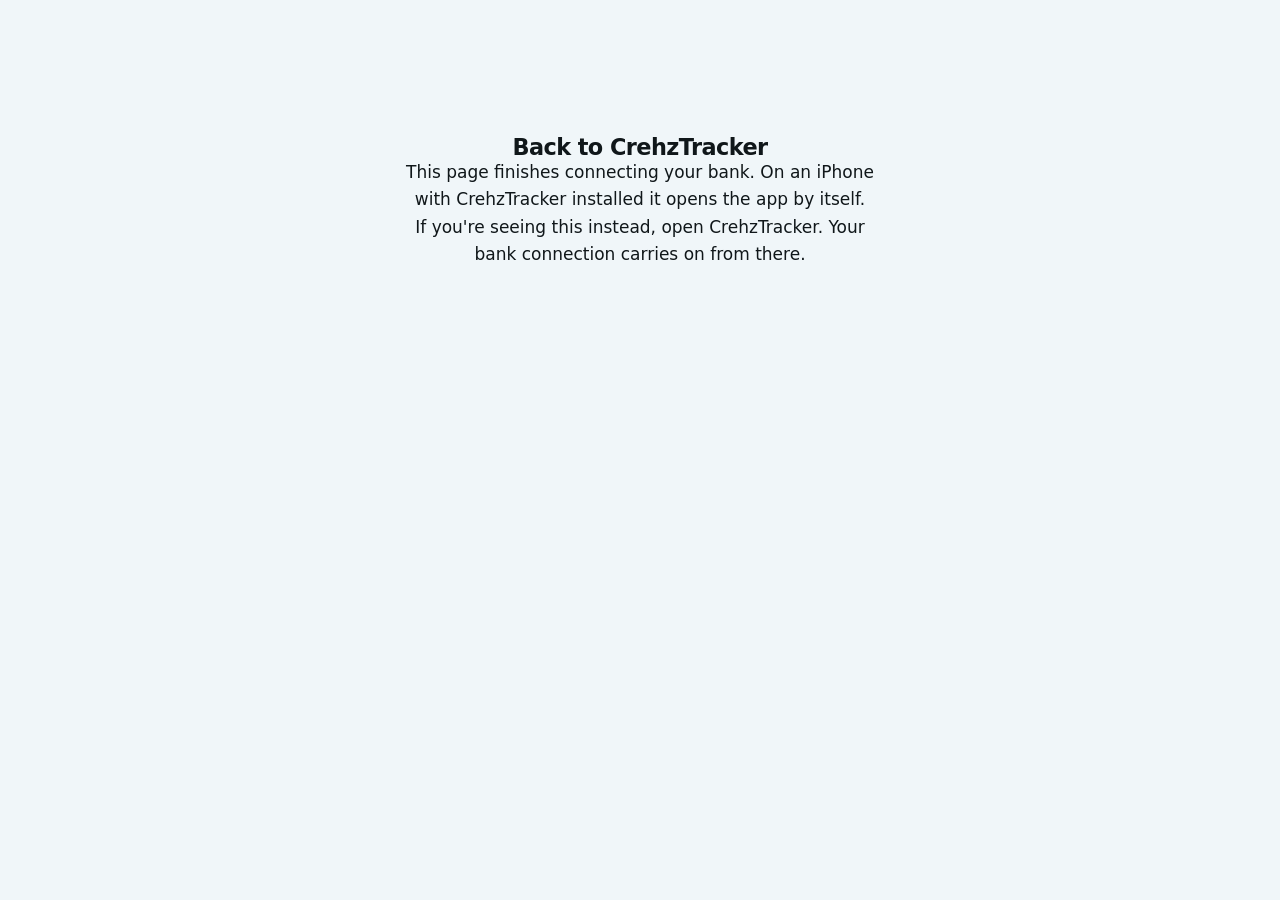
<file: plaid/oauth/index.html>
<!doctype html>
<html lang="en">
<head>
<meta charset="utf-8">
<meta name="viewport" content="width=device-width, initial-scale=1">
<meta name="robots" content="noindex">
<title>Back to CrehzTracker</title>
<link rel="stylesheet" href="/site.css">
</head>
<body>
<main style="max-width:32rem;margin:15vh auto;padding:0 1rem;text-align:center;font-family:system-ui,-apple-system,sans-serif">
  <h1 style="font-size:1.4rem">Back to CrehzTracker</h1>
  <p>This page finishes connecting your bank. On an iPhone with CrehzTracker installed it opens the app by itself.</p>
  <p>If you're seeing this instead, open CrehzTracker. Your bank connection carries on from there.</p>
</main>
</body>
</html>
</file>
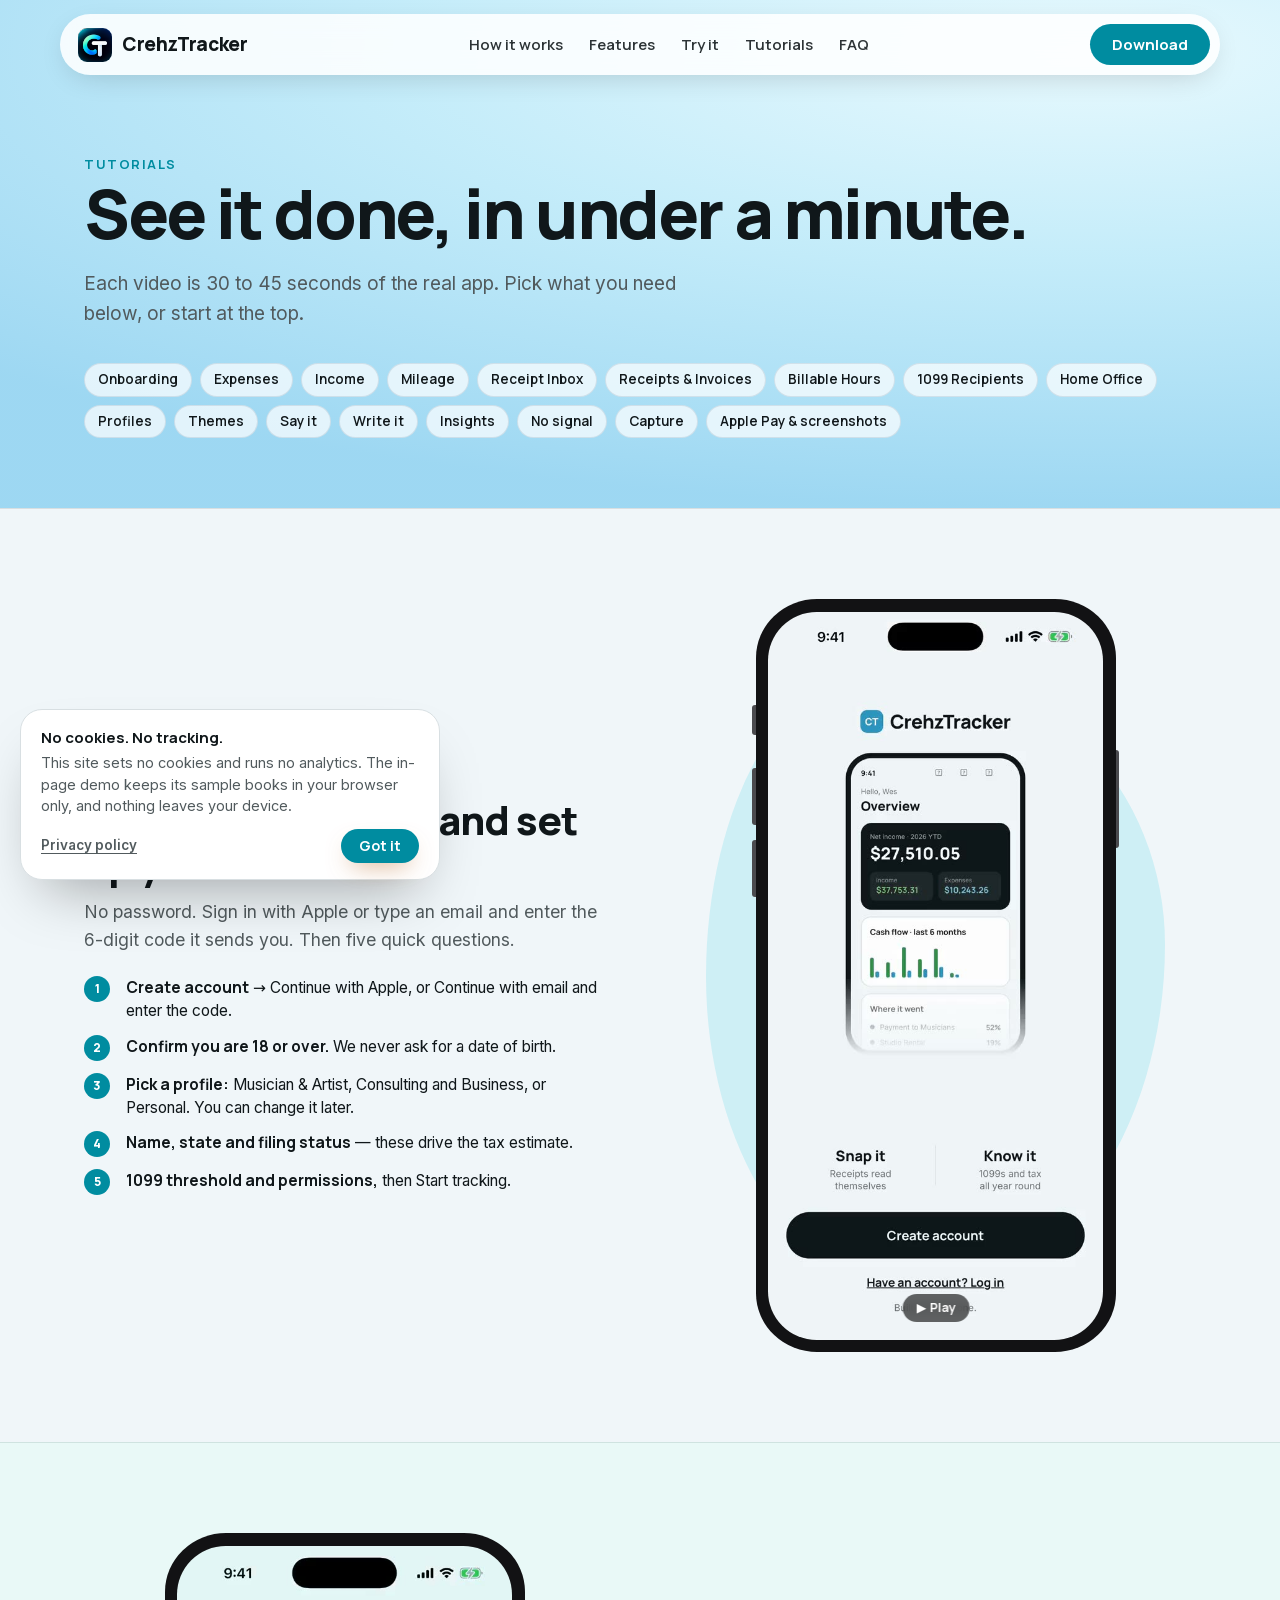
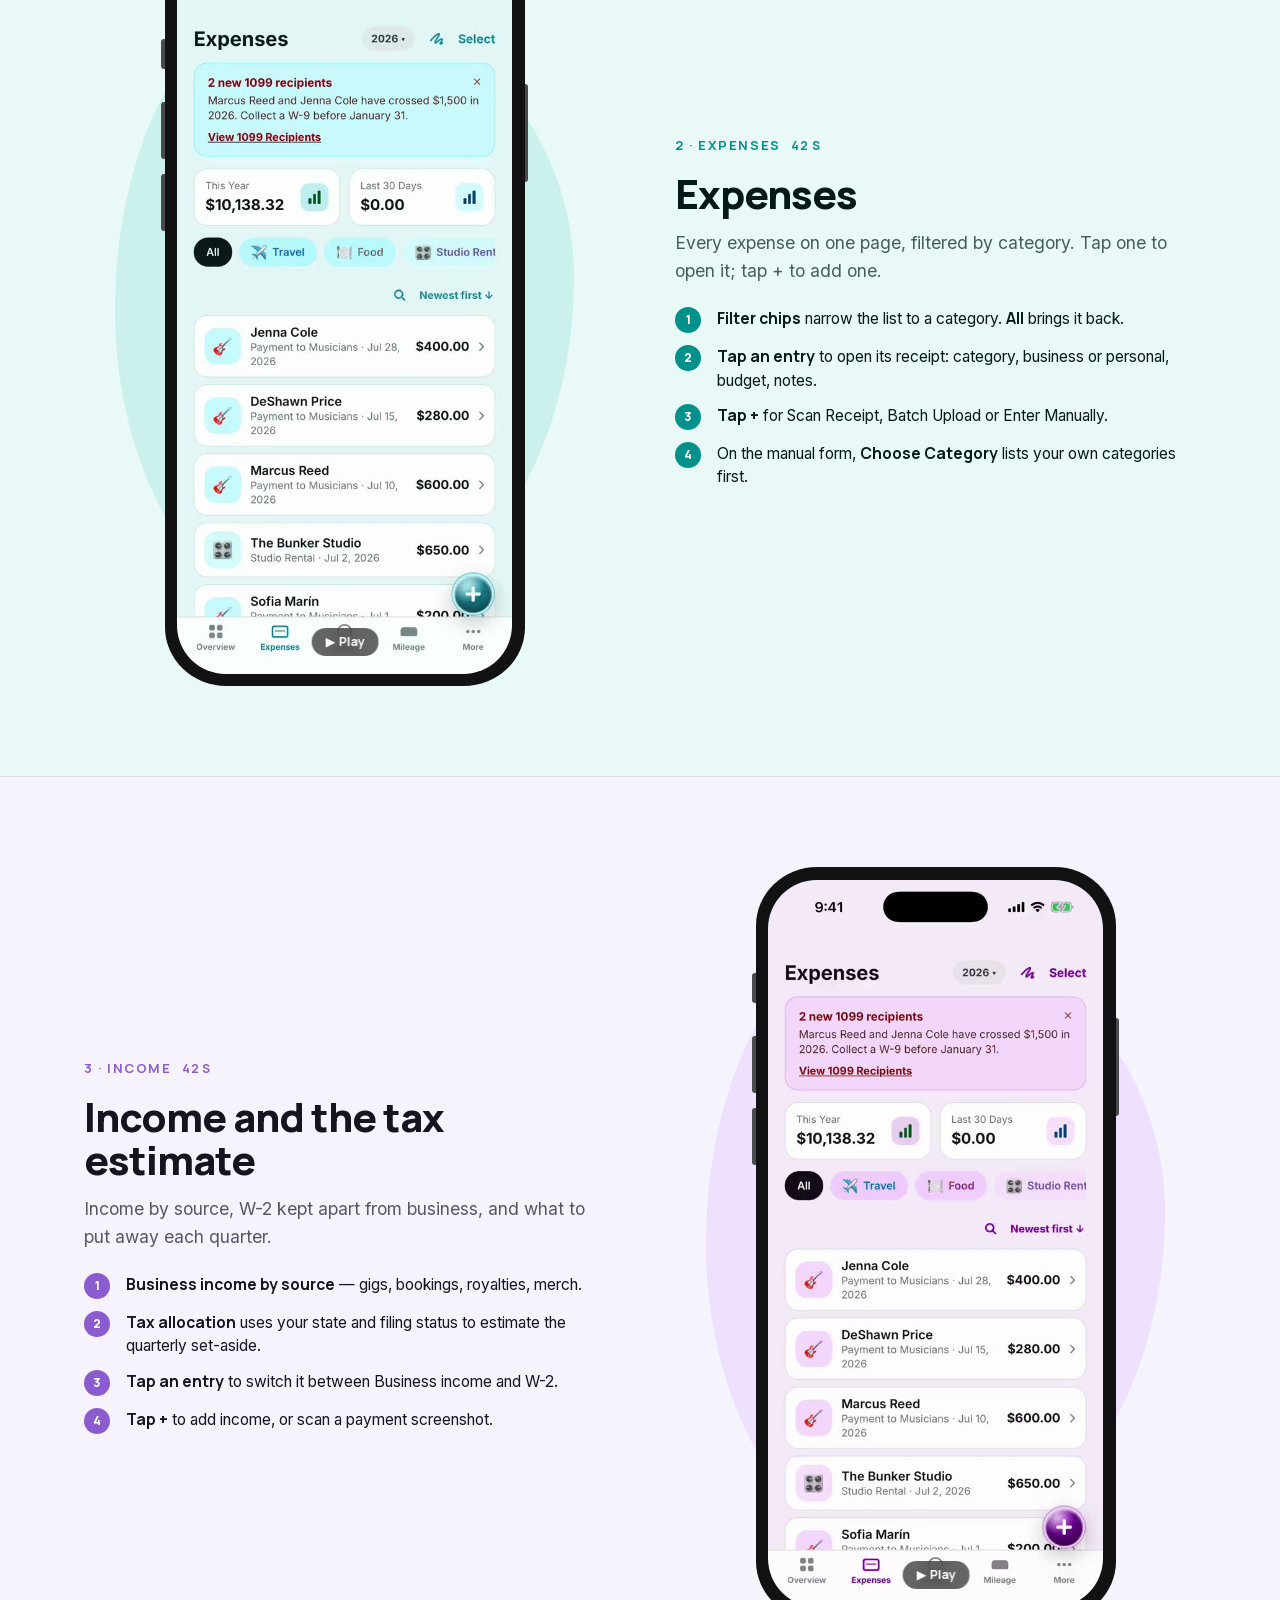
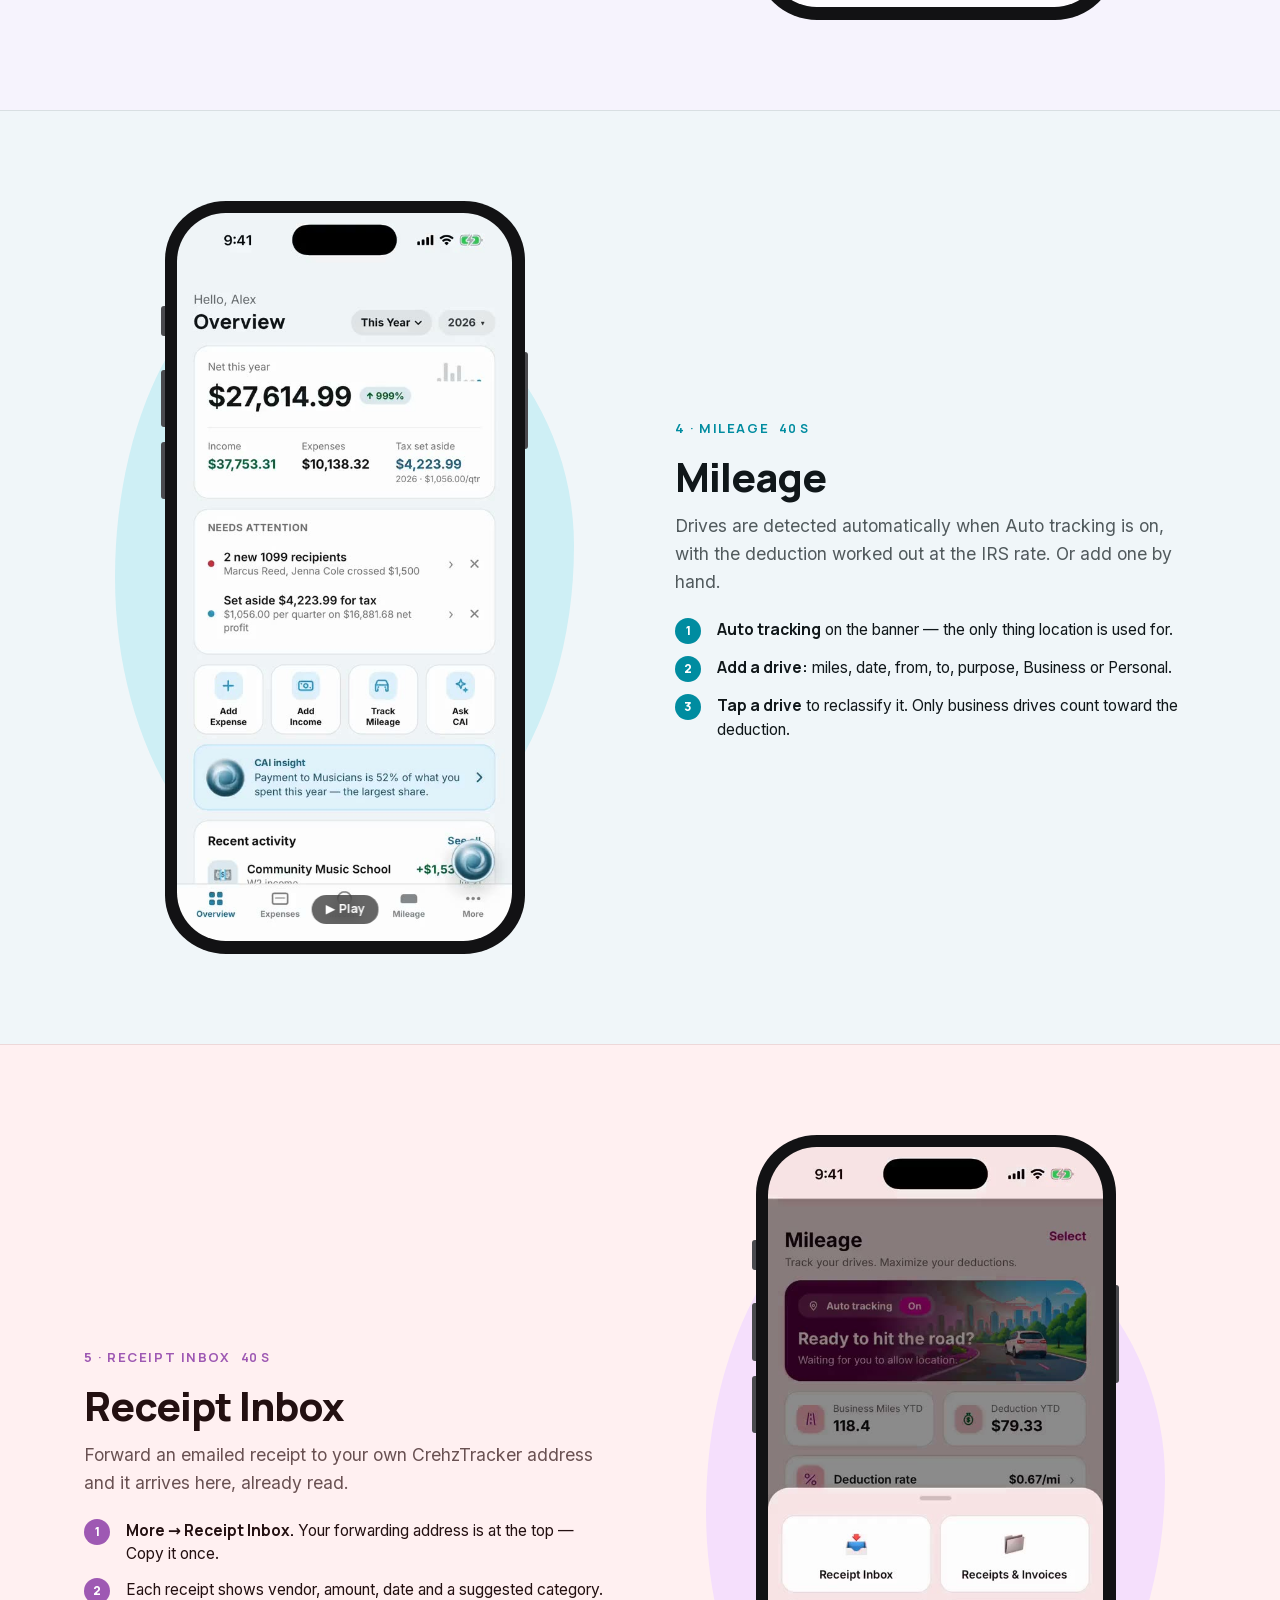
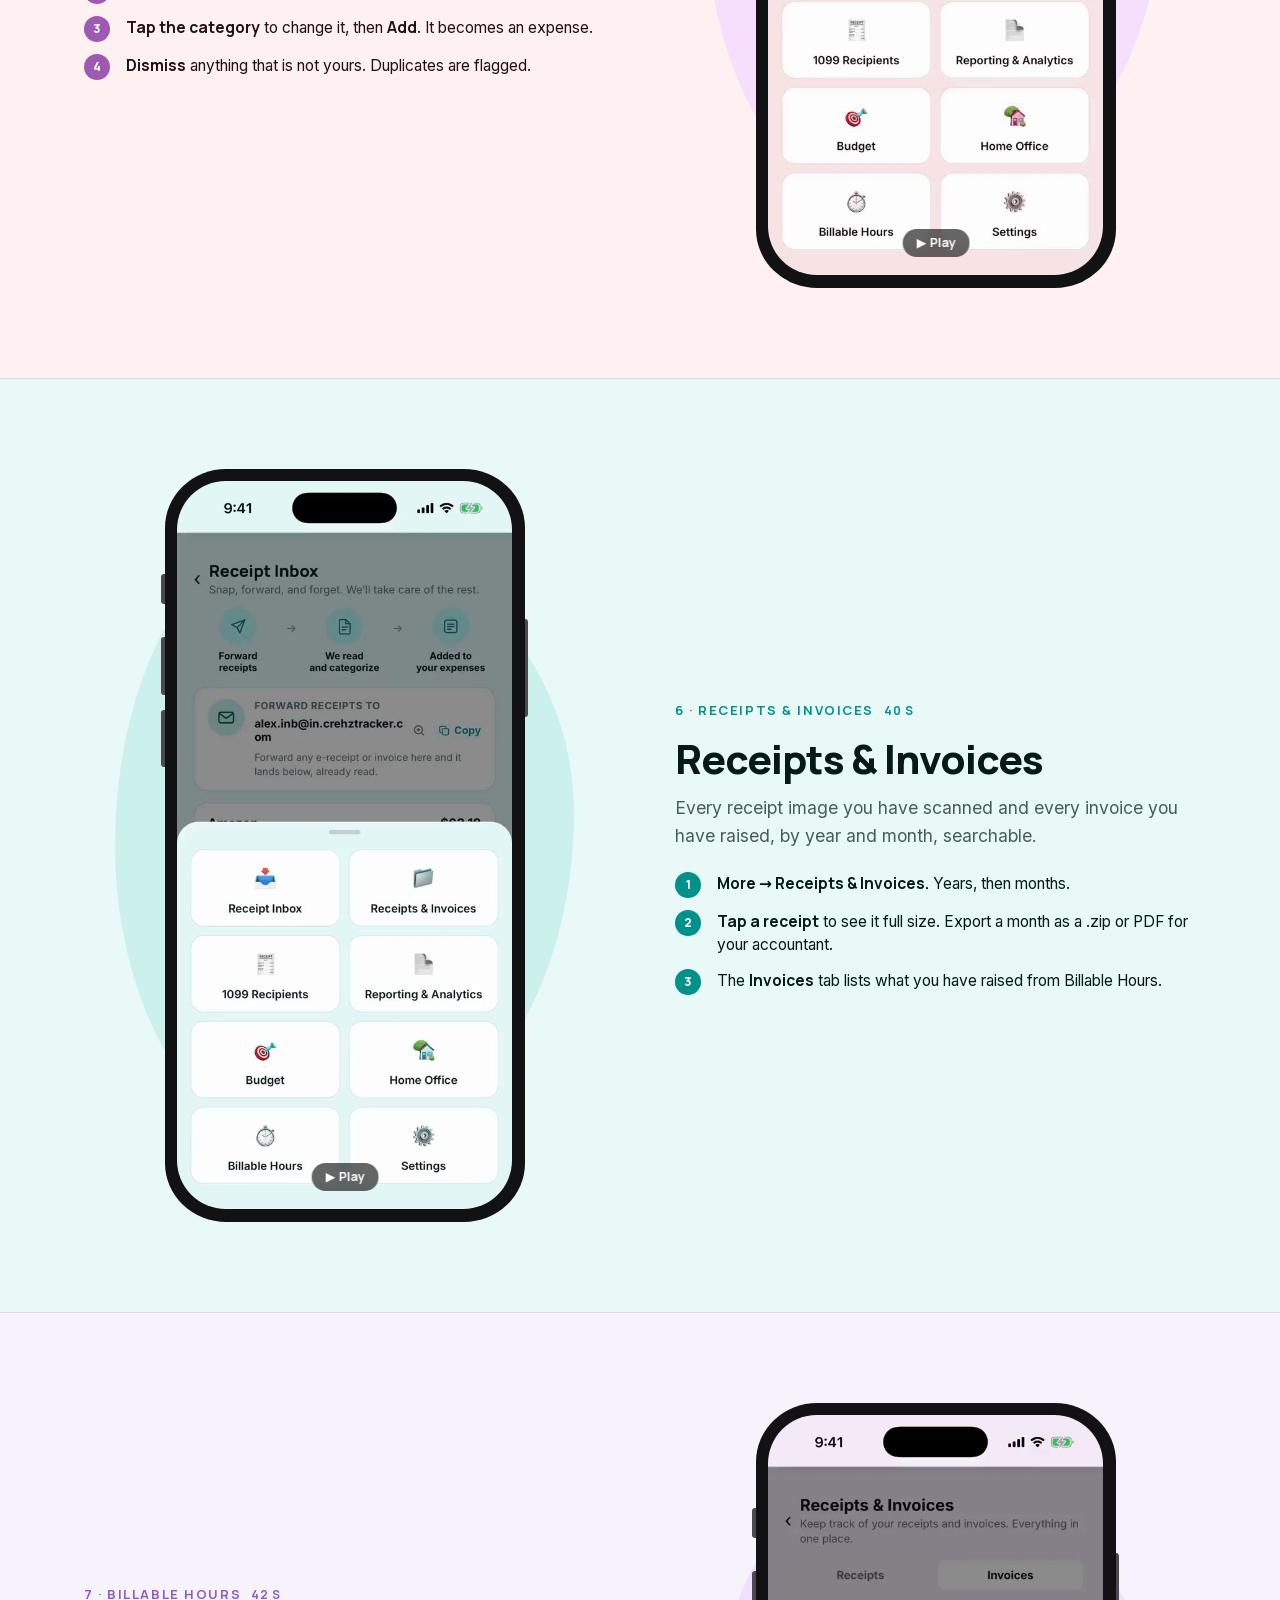
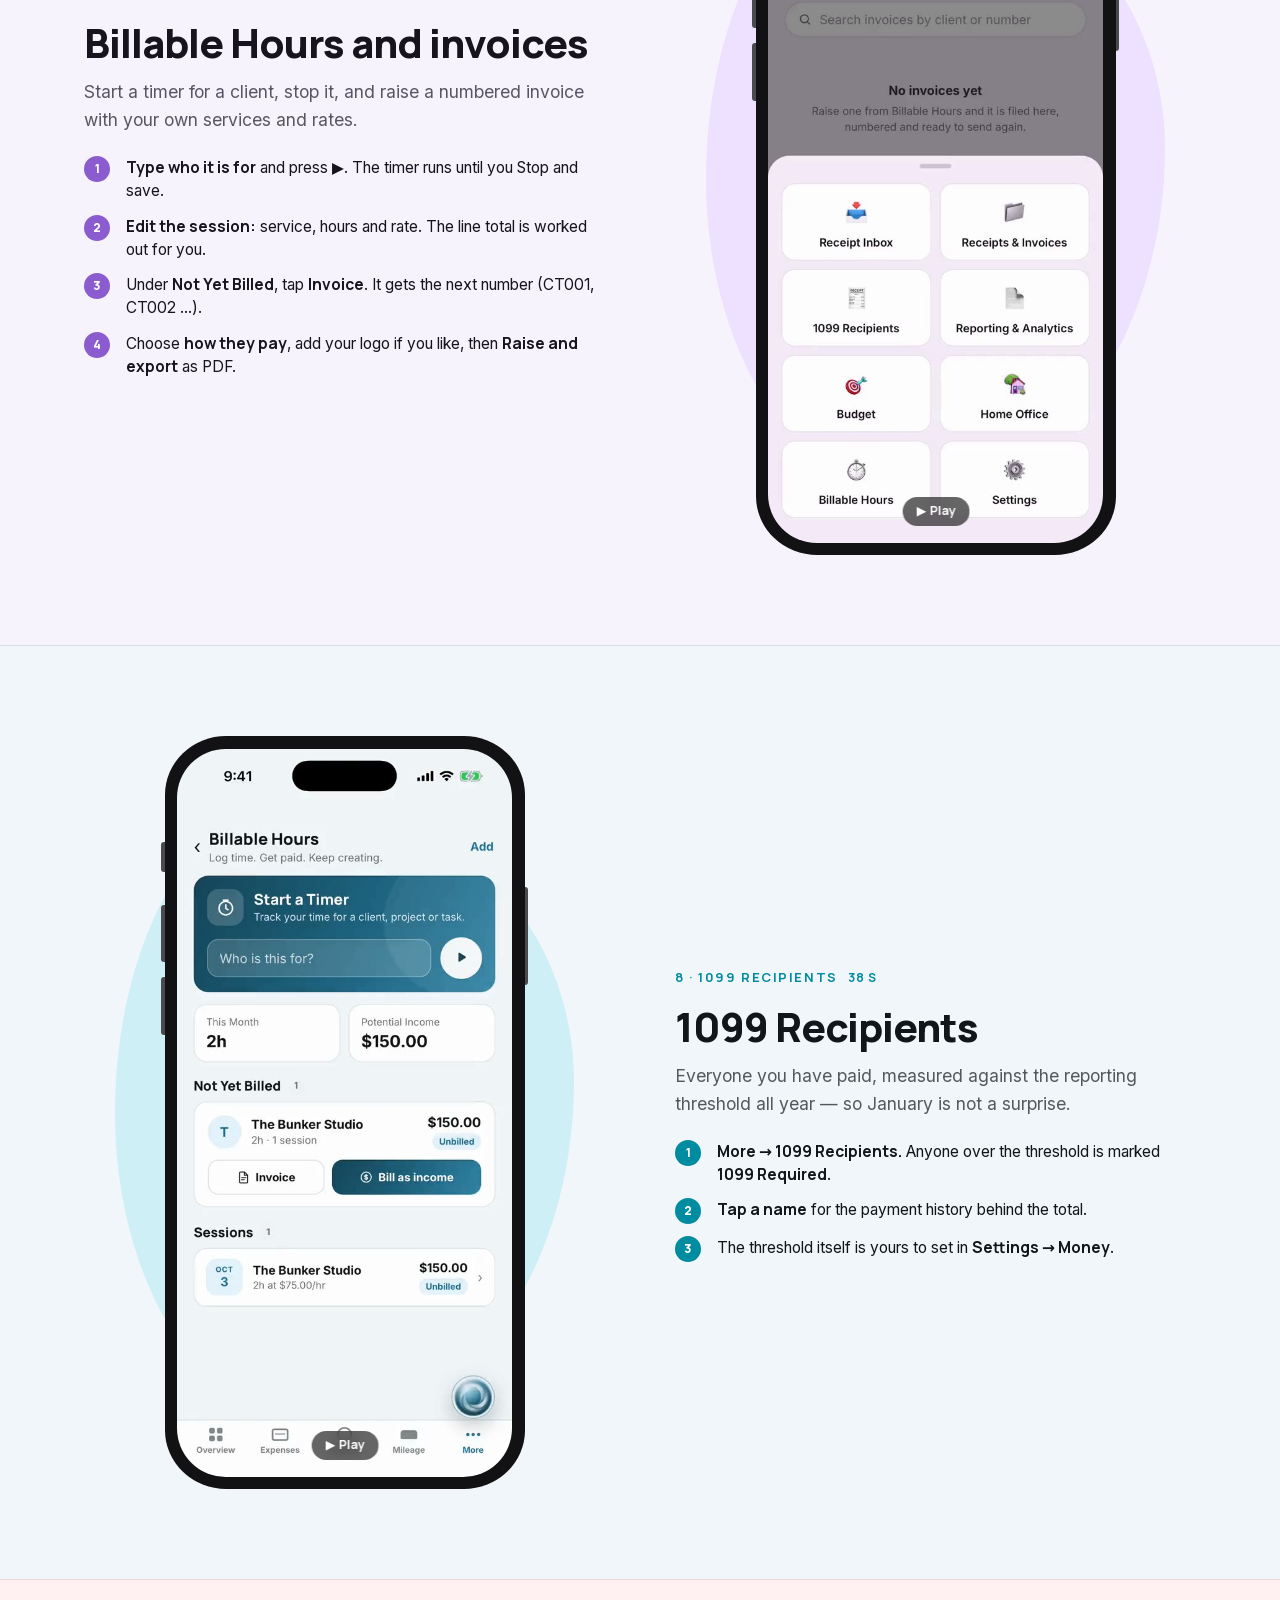
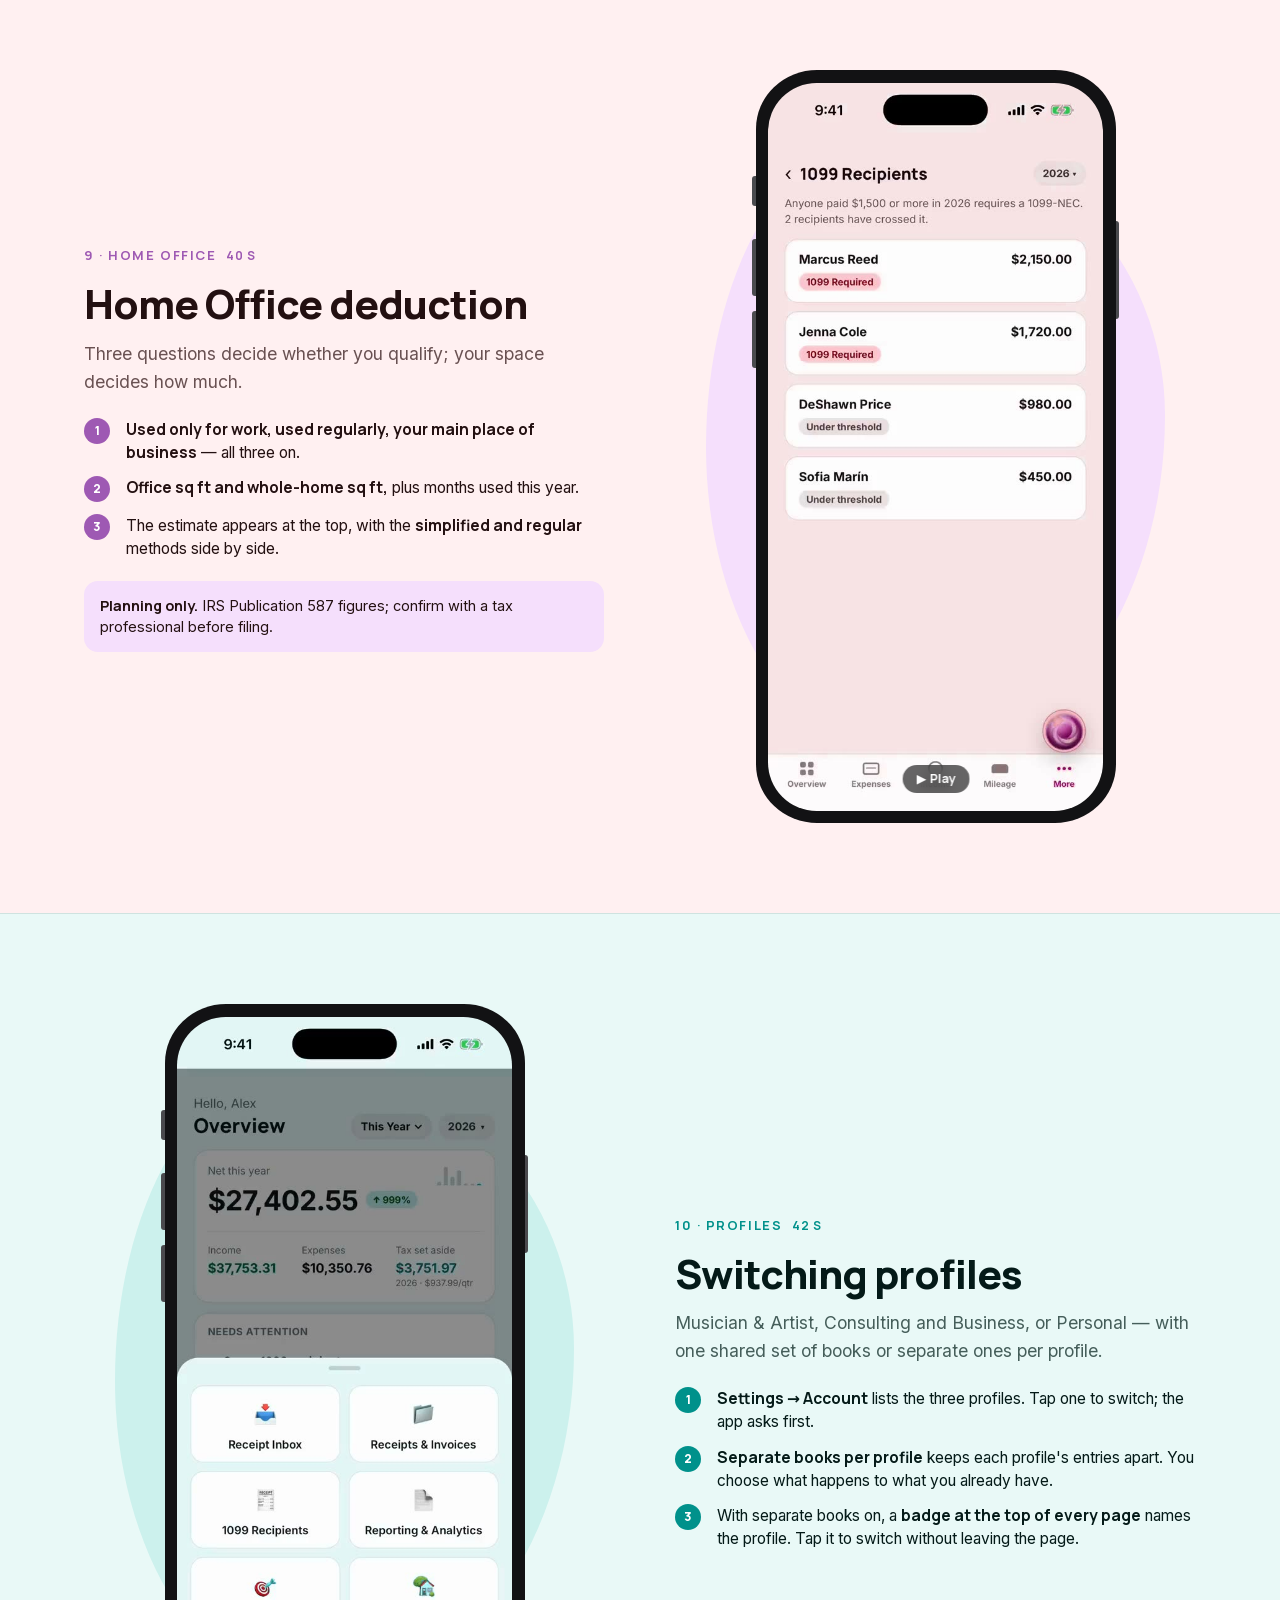
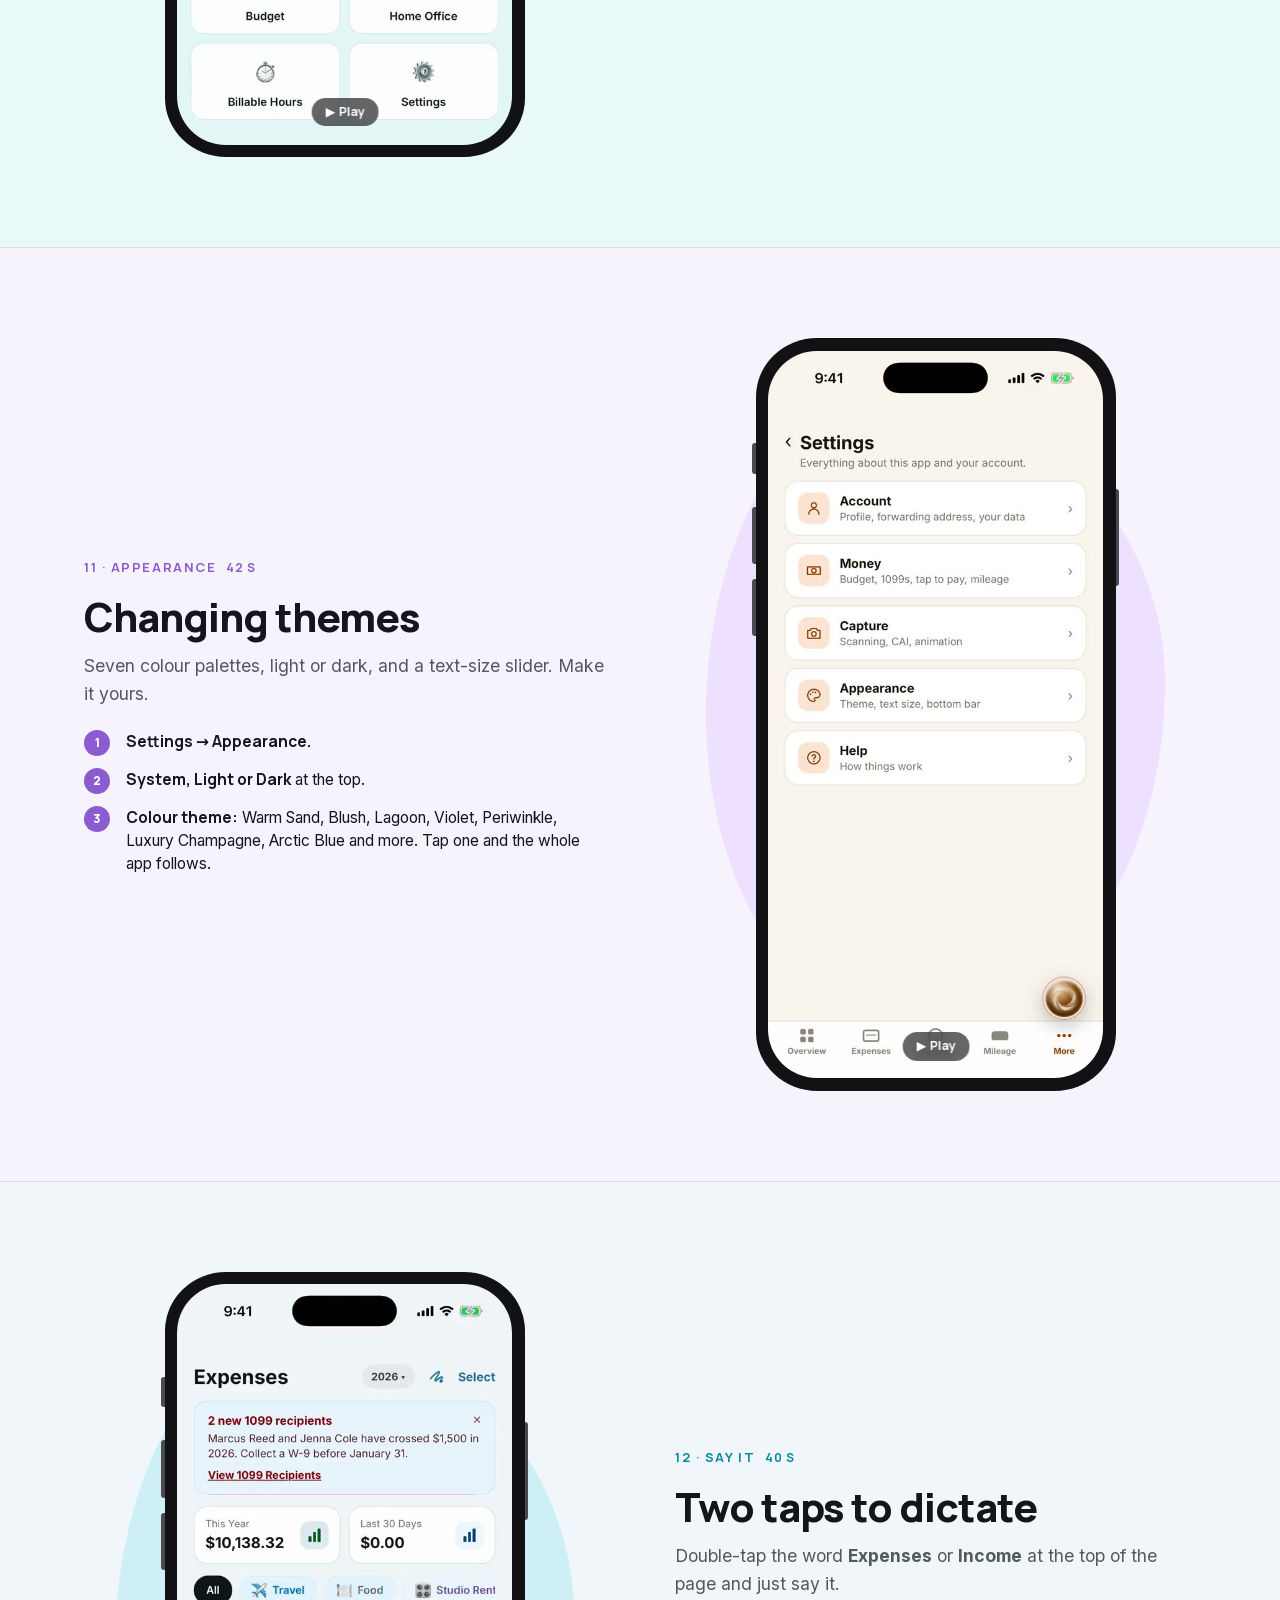
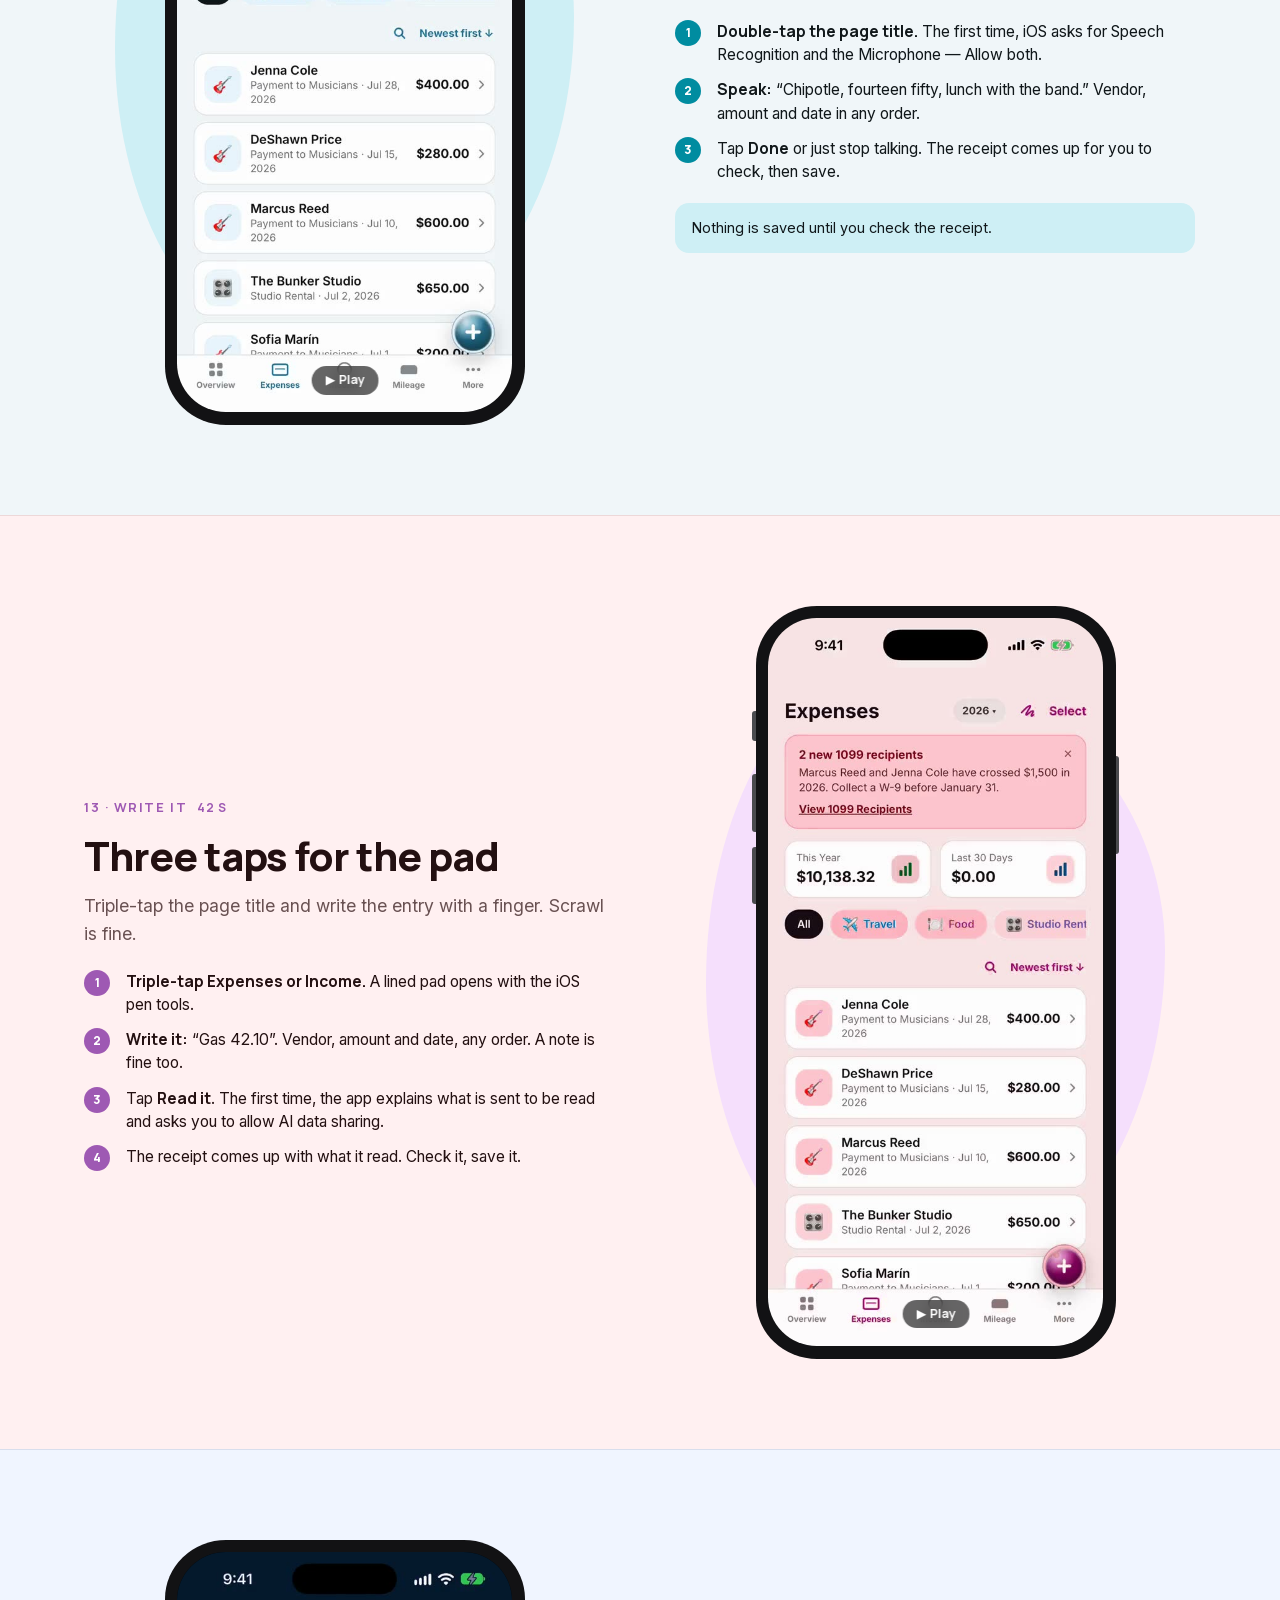
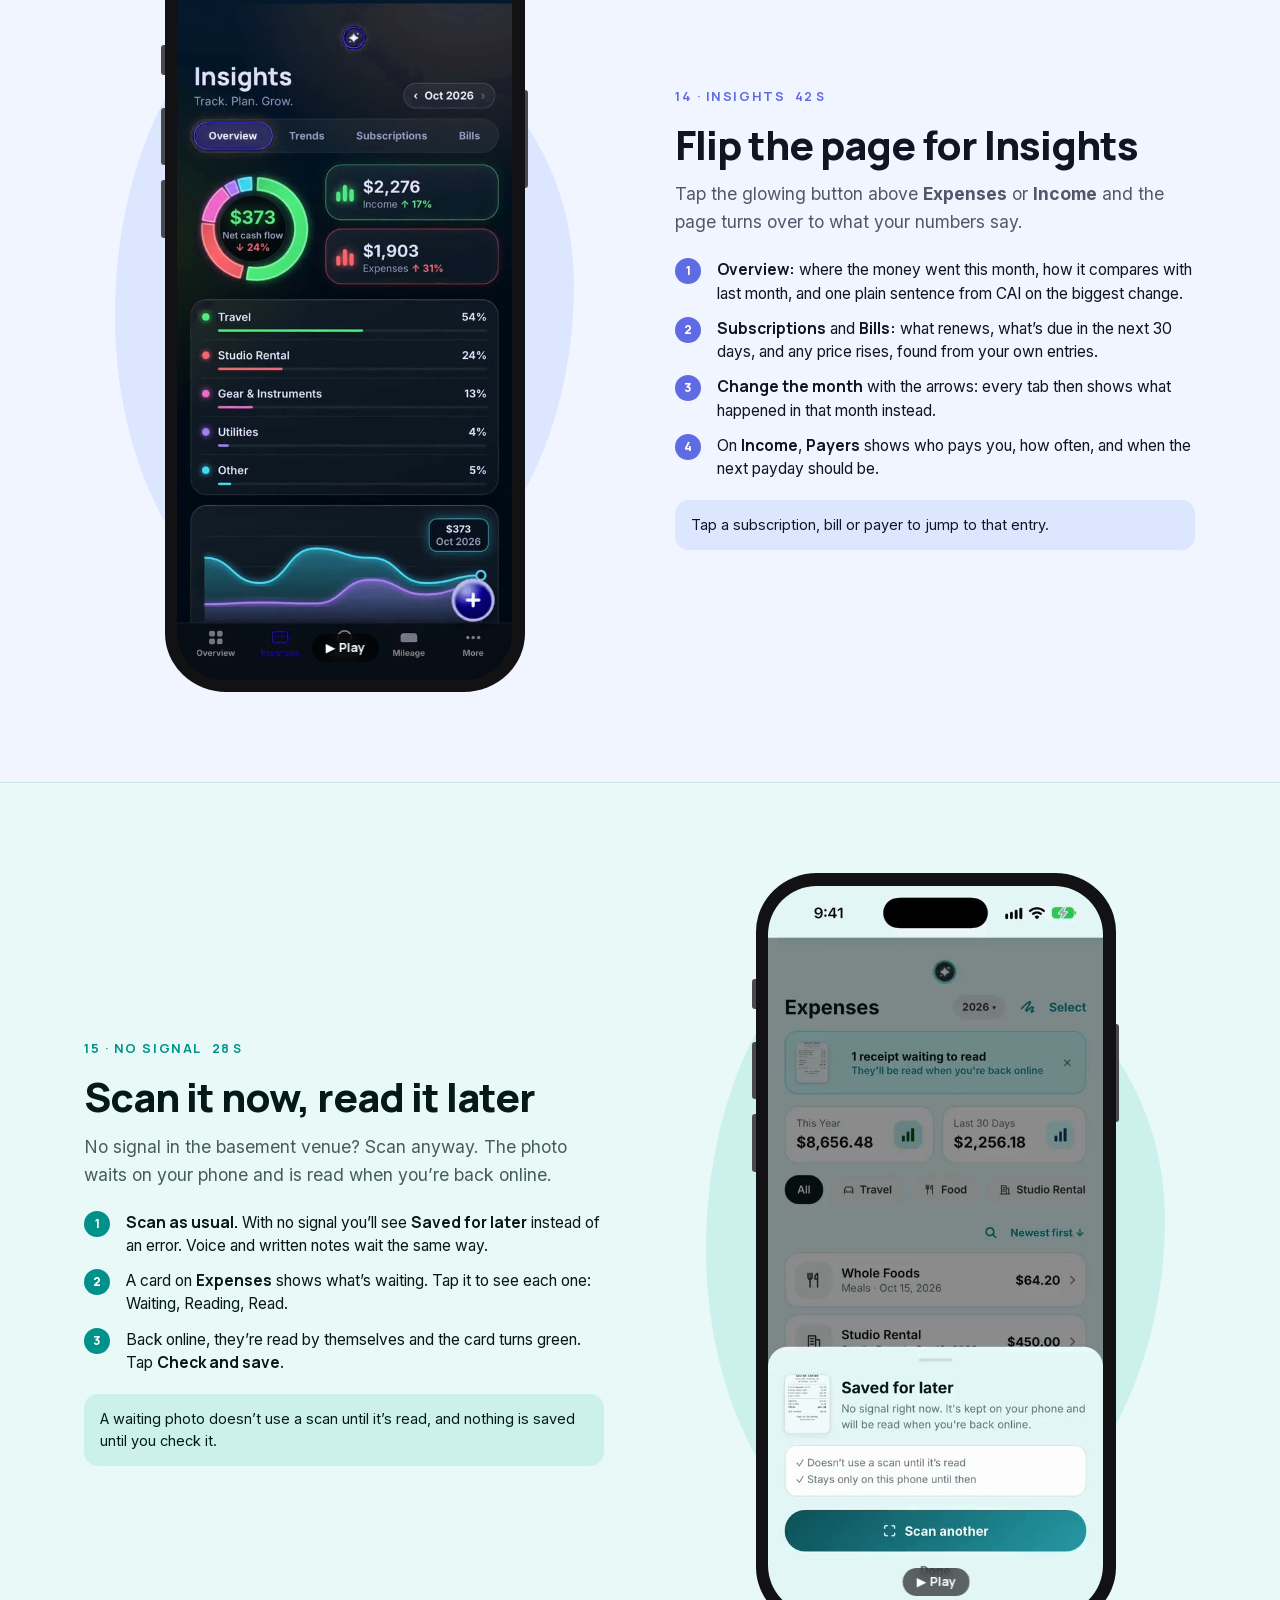
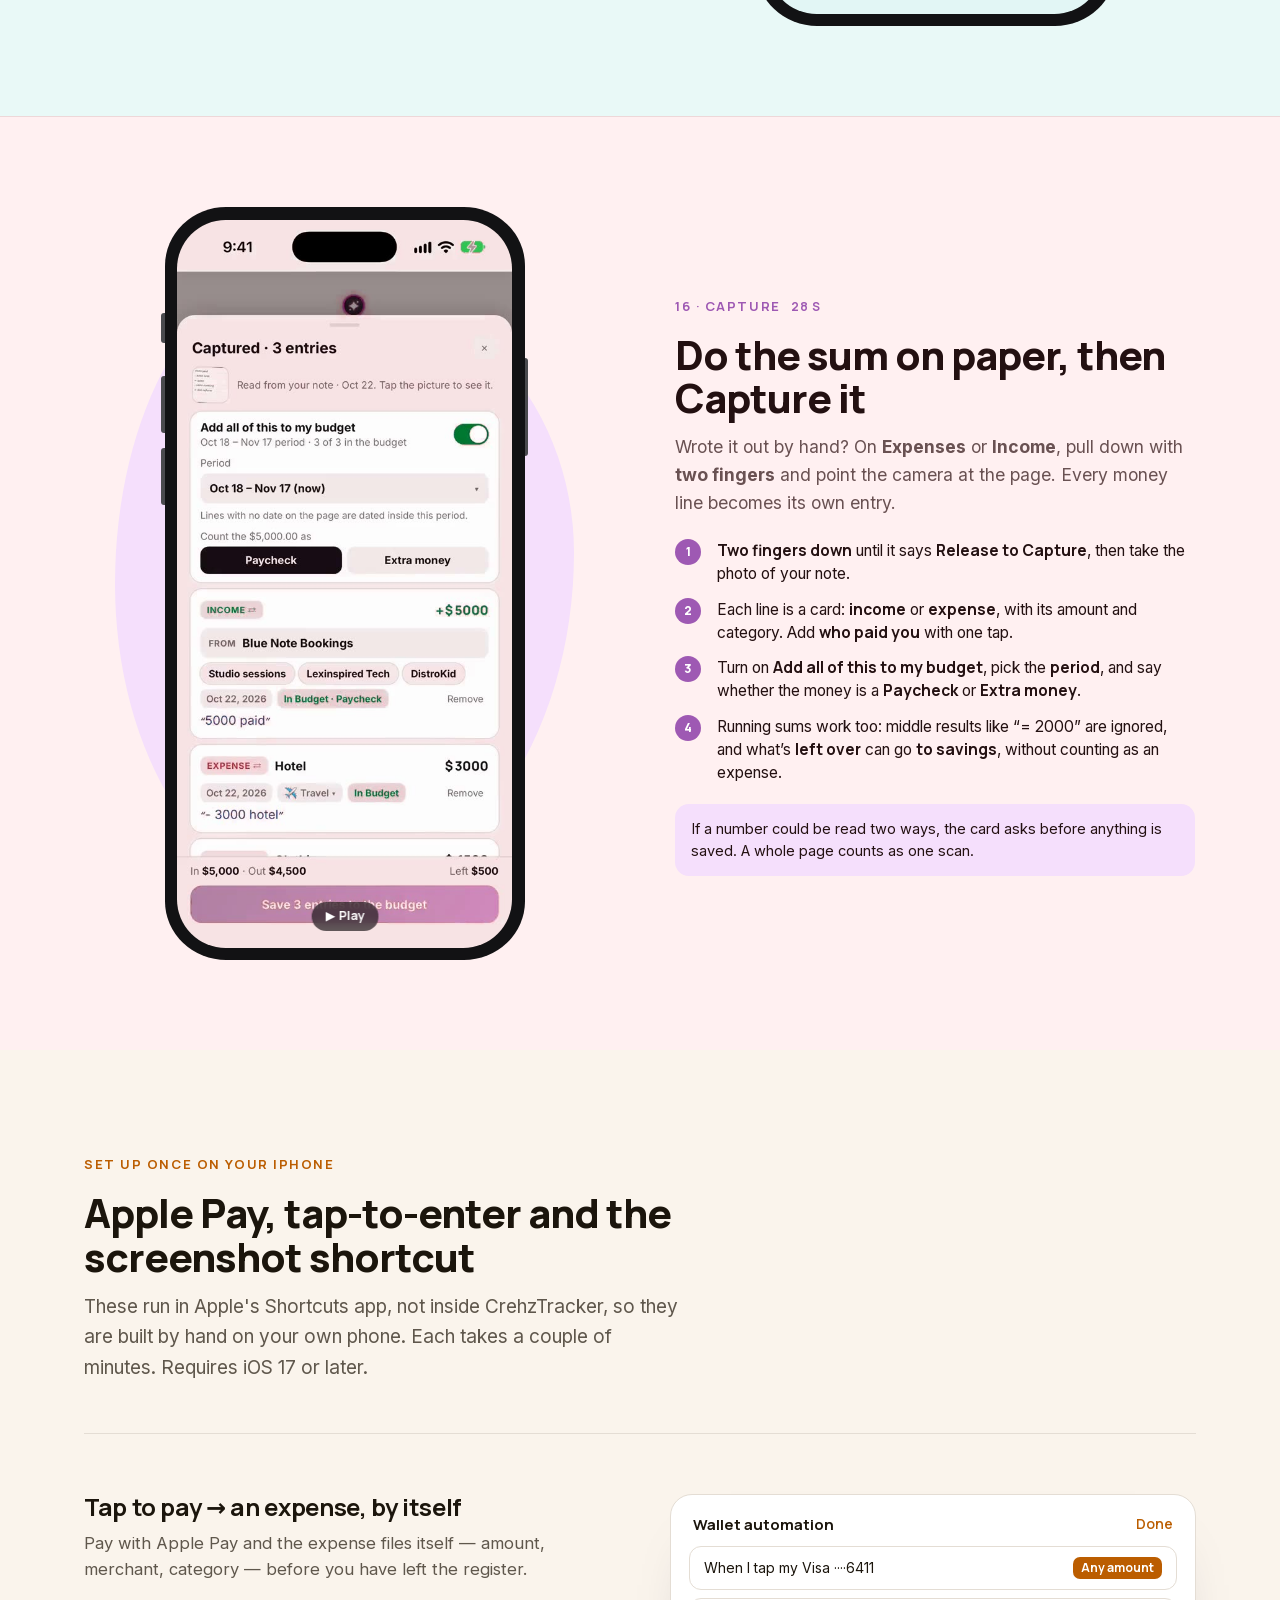
<file: tutorials.html>
<!doctype html>
<html lang="en">
<head>
<meta charset="utf-8">
<meta name="viewport" content="width=device-width, initial-scale=1">
<title>Tutorials — CrehzTracker</title>
<meta name="description" content="Short videos showing how CrehzTracker is used: onboarding, expenses, income, mileage, the receipt inbox, invoices, billable hours, 1099s, home office, profiles, themes, dictation and the pad — plus how to set up the Apple Pay and screenshot shortcuts.">
<meta name="theme-color" content="#dcebf5">
<meta name="color-scheme" content="light only">
<link rel="icon" type="image/png" href="img/favicon-64.png">
<link rel="apple-touch-icon" href="img/apple-touch-icon.png">
<link rel="stylesheet" href="fonts.css">
<link rel="stylesheet" href="site.css">
<style>
body{color-scheme:light only}
.nav{color:var(--ink)}
.nav .btn-light{background:var(--copper);color:#fff}

/* ---------- header ---------- */
.thead{padding:150px 0 70px;background:radial-gradient(120% 90% at 85% 10%,oklch(97% 0.02 215) 0%,oklch(92% 0.045 220) 45%,oklch(85% 0.07 228) 100%)}
.thead h1{font-size:clamp(40px,6vw,68px);font-weight:800;letter-spacing:-.035em}
.thead .lede{margin-top:18px}
.toc{display:flex;flex-wrap:wrap;gap:8px;margin-top:34px}
.toc a{text-decoration:none;font:600 13.5px/1 var(--head);padding:9px 13px;border-radius:999px;background:rgba(255,255,255,.7);color:var(--ink);border:1px solid rgba(0,40,80,.1)}
.toc a:hover{background:#fff}

/* ---------- a tutorial ---------- */
.tut{padding:90px 0;border-top:1px solid var(--line)}
.tut .wrap{display:grid;grid-template-columns:1fr 1fr;gap:70px;align-items:center}
.tut.flip .copy{order:2}
.tut .copy h2{margin:14px 0 14px;font-size:clamp(28px,3.6vw,40px)}
.tut .copy p.lead{color:var(--ink-2);font-size:17.5px;margin-bottom:22px;max-width:520px}
.steps{list-style:none;margin:0;padding:0;display:grid;gap:12px;max-width:520px}
.steps li{display:grid;grid-template-columns:30px 1fr;gap:12px;font-size:15.5px;line-height:1.5}
.steps li b{font-family:var(--head)}
.steps .n{width:26px;height:26px;border-radius:999px;background:var(--copper);color:#fff;font:800 12px/26px var(--head);text-align:center}
.tip{margin-top:20px;padding:14px 16px;border-radius:14px;background:var(--copper-soft);font-size:14.5px;line-height:1.5;max-width:520px}
.tip b{font-family:var(--head)}
.tut .media{display:flex;justify-content:center;position:relative}
.tut .media .blob{position:absolute;inset:8% 6%;border-radius:40% 60% 55% 45%/50% 45% 55% 50%;background:var(--copper-soft);z-index:0}
.tut .media .phone{width:360px;max-width:100%;z-index:1} /* the features page's phone size */
.phone .screen video{cursor:pointer}
.vbtn{position:absolute;z-index:3;left:50%;bottom:4%;transform:translateX(-50%);background:rgba(0,0,0,.6);color:#fff;border:0;border-radius:999px;padding:8px 14px;font:700 12.5px/1 var(--head);cursor:pointer;backdrop-filter:blur(6px)}
.phone{position:relative}
.dur{display:inline-block;font:700 12px/1 var(--head);letter-spacing:.08em;text-transform:uppercase;color:var(--copper);margin-left:10px}

/* ---------- shortcuts (illustrated) ---------- */
.sc{padding:100px 0}
.sc .intro{max-width:720px;margin-bottom:50px}
.sc h2{font-size:clamp(28px,3.6vw,40px);margin-top:14px}
.guide{display:grid;grid-template-columns:1fr 1fr;gap:60px;align-items:start;padding:60px 0;border-top:1px solid var(--line)}
.guide h3{font-size:24px;margin-bottom:10px}
.guide p.lead{color:var(--ink-2);font-size:16.5px;margin-bottom:20px}
.mock{background:var(--paper);border:1px solid var(--line);border-radius:22px;padding:18px;box-shadow:0 30px 60px -40px rgba(20,20,60,.4);font-size:14px}
.mock .bar{display:flex;align-items:center;justify-content:space-between;font:700 15px/1 var(--head);padding:4px 4px 14px}
.mock .bar span{color:var(--copper);font-weight:600;font-size:14px}
.act{display:flex;gap:12px;align-items:center;padding:12px 14px;border-radius:14px;background:var(--sand);margin-bottom:10px}
.act .ic{width:34px;height:34px;border-radius:9px;display:grid;place-items:center;font-size:16px;color:#fff;flex:none}
.act .ic.ct{background:var(--copper)}
.act .ic.wal{background:#111}
.act .ic.sys{background:#3a7bd5}
.act b{font-family:var(--head);display:block;font-size:14.5px}
.act small{display:block;color:var(--ink-2);font-size:12.5px;margin-top:2px}
.chip{display:inline-block;padding:3px 8px;border-radius:7px;background:var(--copper);color:#fff;font:700 12px/1.3 var(--head)}
.chip.ghost{background:transparent;color:var(--ink-2);border:1px dashed var(--line)}
.mock .row{display:flex;justify-content:space-between;align-items:center;padding:10px 14px;border-radius:12px;background:var(--paper);border:1px solid var(--line);margin-bottom:8px}
.mock .toggle{width:40px;height:24px;border-radius:999px;background:#34c759;position:relative}
.mock .toggle::after{content:"";position:absolute;top:2px;right:2px;width:20px;height:20px;border-radius:50%;background:#fff}
.mock .toggle.off{background:#ccc}.mock .toggle.off::after{right:auto;left:2px}
.warn{margin-top:22px;padding:16px 18px;border-radius:16px;background:oklch(95% 0.05 25);border:1px solid oklch(85% 0.08 25);font-size:14.5px;line-height:1.55}
.warn b{font-family:var(--head);color:oklch(45% 0.18 25)}
.places{display:grid;grid-template-columns:1fr 1fr;gap:10px;margin-top:16px}
.places div{background:var(--paper);border:1px solid var(--line);border-radius:12px;padding:12px 14px;font-size:14px}
.places b{display:block;font:700 14px/1.3 var(--head);margin-bottom:3px}

/* ---------- cta ---------- */
.cta{padding:100px 0 130px;text-align:center}
.cta h2{font-size:clamp(32px,5vw,56px)}
.cta .lede{margin:18px auto 30px}
.store{display:inline-flex;align-items:center;gap:10px;background:#000;color:#fff;text-decoration:none;border-radius:12px;padding:9px 18px 9px 14px}
.store svg{width:26px;height:26px}
.store small{display:block;font:500 11px/1 var(--body);opacity:.85}
.store b{display:block;font:600 20px/1.1 var(--body)}

@media (max-width:980px){
  .nav ul{display:none}.nav .btn{margin-left:auto}
  .thead{padding:120px 0 60px}
  .tut .wrap,.guide{grid-template-columns:1fr}
  .tut.flip .copy{order:0}
  .tut .media{order:-1}
  .fgrid{grid-template-columns:1fr 1fr}
}
@media (max-width:640px){
  body{font-size:16px}.wrap{padding:0 16px}
  .tut{padding:70px 0}.tut .media .phone{width:300px}
  .places{grid-template-columns:1fr}.fgrid{grid-template-columns:1fr}
}
</style>
</head>
<body>

<nav class="nav scrolled" id="nav" aria-label="Main">
  <a class="brand" href="index.html"><img src="img/icon-256.png" alt="">CrehzTracker</a>
  <ul id="navLinks">
    <li><a href="index.html#capture">How it works</a></li>
    <li><a href="index.html#features">Features</a></li>
    <li><a href="index.html#try">Try it</a></li>
    <li><a href="tutorials.html" aria-current="page">Tutorials</a></li>
    <li><a href="index.html#faq">FAQ</a></li>
  </ul>
  <button class="menu-btn" type="button" aria-label="Menu" aria-expanded="false" aria-controls="navLinks"><svg class="bars" viewBox="0 0 24 24" fill="none" stroke="currentColor" stroke-width="2.2" stroke-linecap="round"><path d="M4 7h16M4 12h16M4 17h16"/></svg><svg class="x" viewBox="0 0 24 24" fill="none" stroke="currentColor" stroke-width="2.2" stroke-linecap="round"><path d="M6 6l12 12M18 6L6 18"/></svg></button>
  <a class="btn btn-light js-store" href="index.html#get">Download</a>
</nav>

<header class="thead pal pal-arctic">
  <div class="wrap">
    <span class="eyebrow">Tutorials</span>
    <h1>See it done, in under a minute.</h1>
    <p class="lede">Each video is 30 to 45 seconds of the real app. Pick what you need below, or start at the top.</p>
    <nav class="toc" aria-label="Tutorials">
      <a href="#onboarding">Onboarding</a><a href="#expenses">Expenses</a><a href="#income">Income</a><a href="#mileage">Mileage</a>
      <a href="#receipt-inbox">Receipt Inbox</a><a href="#receipts-invoices">Receipts &amp; Invoices</a><a href="#billable-hours">Billable Hours</a>
      <a href="#recipients">1099 Recipients</a><a href="#home-office">Home Office</a><a href="#profiles">Profiles</a><a href="#themes">Themes</a>
      <a href="#dictation">Say it</a><a href="#notepad">Write it</a><a href="#insights">Insights</a><a href="#offline">No signal</a><a href="#capture">Capture</a><a href="#shortcuts">Apple Pay &amp; screenshots</a>
    </nav>
  </div>
</header>

<!-- ====== ONBOARDING ====== -->
<section class="tut pal pal-arctic" id="onboarding">
  <div class="wrap">
    <div class="copy rv">
      <span class="eyebrow">1 · Getting started<span class="dur">44 s</span></span>
      <h2>Create an account and set up your books</h2>
      <p class="lead">No password. Sign in with Apple or type an email and enter the 6-digit code it sends you. Then five quick questions.</p>
      <ol class="steps">
        <li><span class="n">1</span><span><b>Create account</b> → Continue with Apple, or Continue with email and enter the code.</span></li>
        <li><span class="n">2</span><span><b>Confirm you are 18 or over.</b> We never ask for a date of birth.</span></li>
        <li><span class="n">3</span><span><b>Pick a profile:</b> Musician &amp; Artist, Consulting and Business, or Personal. You can change it later.</span></li>
        <li><span class="n">4</span><span><b>Name, state and filing status</b> — these drive the tax estimate.</span></li>
        <li><span class="n">5</span><span><b>1099 threshold and permissions,</b> then Start tracking.</span></li>
      </ol>
    </div>
    <div class="media rv"><div class="blob"></div>
      <div class="phone"><i class="keys"></i><div class="screen"><video src="media/tutorials/onboarding.mp4" poster="media/tutorials/onboarding-poster.jpg" muted loop playsinline preload="metadata"></video></div><button class="vbtn" type="button">▶ Play</button></div>
    </div>
  </div>
</section>

<!-- ====== EXPENSES ====== -->
<section class="tut flip pal pal-lagoon" id="expenses">
  <div class="wrap">
    <div class="copy rv">
      <span class="eyebrow">2 · Expenses<span class="dur">42 s</span></span>
      <h2>Expenses</h2>
      <p class="lead">Every expense on one page, filtered by category. Tap one to open it; tap + to add one.</p>
      <ol class="steps">
        <li><span class="n">1</span><span><b>Filter chips</b> narrow the list to a category. <b>All</b> brings it back.</span></li>
        <li><span class="n">2</span><span><b>Tap an entry</b> to open its receipt: category, business or personal, budget, notes.</span></li>
        <li><span class="n">3</span><span><b>Tap +</b> for Scan Receipt, Batch Upload or Enter Manually.</span></li>
        <li><span class="n">4</span><span>On the manual form, <b>Choose Category</b> lists your own categories first.</span></li>
      </ol>
    </div>
    <div class="media rv"><div class="blob"></div>
      <div class="phone"><i class="keys"></i><div class="screen"><video src="media/tutorials/expenses.mp4" poster="media/tutorials/expenses-poster.jpg" muted loop playsinline preload="metadata"></video></div><button class="vbtn" type="button">▶ Play</button></div>
    </div>
  </div>
</section>

<!-- ====== INCOME ====== -->
<section class="tut pal pal-violet" id="income">
  <div class="wrap">
    <div class="copy rv">
      <span class="eyebrow">3 · Income<span class="dur">42 s</span></span>
      <h2>Income and the tax estimate</h2>
      <p class="lead">Income by source, W-2 kept apart from business, and what to put away each quarter.</p>
      <ol class="steps">
        <li><span class="n">1</span><span><b>Business income by source</b> — gigs, bookings, royalties, merch.</span></li>
        <li><span class="n">2</span><span><b>Tax allocation</b> uses your state and filing status to estimate the quarterly set-aside.</span></li>
        <li><span class="n">3</span><span><b>Tap an entry</b> to switch it between Business income and W-2.</span></li>
        <li><span class="n">4</span><span><b>Tap +</b> to add income, or scan a payment screenshot.</span></li>
      </ol>
    </div>
    <div class="media rv"><div class="blob"></div>
      <div class="phone"><i class="keys"></i><div class="screen"><video src="media/tutorials/income.mp4" poster="media/tutorials/income-poster.jpg" muted loop playsinline preload="metadata"></video></div><button class="vbtn" type="button">▶ Play</button></div>
    </div>
  </div>
</section>

<!-- ====== MILEAGE ====== -->
<section class="tut flip pal pal-arctic" id="mileage">
  <div class="wrap">
    <div class="copy rv">
      <span class="eyebrow">4 · Mileage<span class="dur">40 s</span></span>
      <h2>Mileage</h2>
      <p class="lead">Drives are detected automatically when Auto tracking is on, with the deduction worked out at the IRS rate. Or add one by hand.</p>
      <ol class="steps">
        <li><span class="n">1</span><span><b>Auto tracking</b> on the banner — the only thing location is used for.</span></li>
        <li><span class="n">2</span><span><b>Add a drive:</b> miles, date, from, to, purpose, Business or Personal.</span></li>
        <li><span class="n">3</span><span><b>Tap a drive</b> to reclassify it. Only business drives count toward the deduction.</span></li>
      </ol>
    </div>
    <div class="media rv"><div class="blob"></div>
      <div class="phone"><i class="keys"></i><div class="screen"><video src="media/tutorials/mileage.mp4" poster="media/tutorials/mileage-poster.jpg" muted loop playsinline preload="metadata"></video></div><button class="vbtn" type="button">▶ Play</button></div>
    </div>
  </div>
</section>

<!-- ====== RECEIPT INBOX ====== -->
<section class="tut pal pal-blush" id="receipt-inbox">
  <div class="wrap">
    <div class="copy rv">
      <span class="eyebrow">5 · Receipt Inbox<span class="dur">40 s</span></span>
      <h2>Receipt Inbox</h2>
      <p class="lead">Forward an emailed receipt to your own CrehzTracker address and it arrives here, already read.</p>
      <ol class="steps">
        <li><span class="n">1</span><span><b>More → Receipt Inbox.</b> Your forwarding address is at the top — Copy it once.</span></li>
        <li><span class="n">2</span><span>Each receipt shows vendor, amount, date and a suggested category.</span></li>
        <li><span class="n">3</span><span><b>Tap the category</b> to change it, then <b>Add</b>. It becomes an expense.</span></li>
        <li><span class="n">4</span><span><b>Dismiss</b> anything that is not yours. Duplicates are flagged.</span></li>
      </ol>
    </div>
    <div class="media rv"><div class="blob"></div>
      <div class="phone"><i class="keys"></i><div class="screen"><video src="media/tutorials/receipt-inbox.mp4" poster="media/tutorials/receipt-inbox-poster.jpg" muted loop playsinline preload="metadata"></video></div><button class="vbtn" type="button">▶ Play</button></div>
    </div>
  </div>
</section>

<!-- ====== RECEIPTS & INVOICES ====== -->
<section class="tut flip pal pal-lagoon" id="receipts-invoices">
  <div class="wrap">
    <div class="copy rv">
      <span class="eyebrow">6 · Receipts &amp; Invoices<span class="dur">40 s</span></span>
      <h2>Receipts &amp; Invoices</h2>
      <p class="lead">Every receipt image you have scanned and every invoice you have raised, by year and month, searchable.</p>
      <ol class="steps">
        <li><span class="n">1</span><span><b>More → Receipts &amp; Invoices.</b> Years, then months.</span></li>
        <li><span class="n">2</span><span><b>Tap a receipt</b> to see it full size. Export a month as a .zip or PDF for your accountant.</span></li>
        <li><span class="n">3</span><span>The <b>Invoices</b> tab lists what you have raised from Billable Hours.</span></li>
      </ol>
    </div>
    <div class="media rv"><div class="blob"></div>
      <div class="phone"><i class="keys"></i><div class="screen"><video src="media/tutorials/receipts-invoices.mp4" poster="media/tutorials/receipts-invoices-poster.jpg" muted loop playsinline preload="metadata"></video></div><button class="vbtn" type="button">▶ Play</button></div>
    </div>
  </div>
</section>

<!-- ====== BILLABLE HOURS ====== -->
<section class="tut pal pal-violet" id="billable-hours">
  <div class="wrap">
    <div class="copy rv">
      <span class="eyebrow">7 · Billable Hours<span class="dur">42 s</span></span>
      <h2>Billable Hours and invoices</h2>
      <p class="lead">Start a timer for a client, stop it, and raise a numbered invoice with your own services and rates.</p>
      <ol class="steps">
        <li><span class="n">1</span><span><b>Type who it is for</b> and press ▶. The timer runs until you Stop and save.</span></li>
        <li><span class="n">2</span><span><b>Edit the session:</b> service, hours and rate. The line total is worked out for you.</span></li>
        <li><span class="n">3</span><span>Under <b>Not Yet Billed</b>, tap <b>Invoice</b>. It gets the next number (CT001, CT002 …).</span></li>
        <li><span class="n">4</span><span>Choose <b>how they pay</b>, add your logo if you like, then <b>Raise and export</b> as PDF.</span></li>
      </ol>
    </div>
    <div class="media rv"><div class="blob"></div>
      <div class="phone"><i class="keys"></i><div class="screen"><video src="media/tutorials/billable-hours.mp4" poster="media/tutorials/billable-hours-poster.jpg" muted loop playsinline preload="metadata"></video></div><button class="vbtn" type="button">▶ Play</button></div>
    </div>
  </div>
</section>

<!-- ====== 1099 ====== -->
<section class="tut flip pal pal-arctic" id="recipients">
  <div class="wrap">
    <div class="copy rv">
      <span class="eyebrow">8 · 1099 Recipients<span class="dur">38 s</span></span>
      <h2>1099 Recipients</h2>
      <p class="lead">Everyone you have paid, measured against the reporting threshold all year — so January is not a surprise.</p>
      <ol class="steps">
        <li><span class="n">1</span><span><b>More → 1099 Recipients.</b> Anyone over the threshold is marked <b>1099 Required</b>.</span></li>
        <li><span class="n">2</span><span><b>Tap a name</b> for the payment history behind the total.</span></li>
        <li><span class="n">3</span><span>The threshold itself is yours to set in <b>Settings → Money</b>.</span></li>
      </ol>
    </div>
    <div class="media rv"><div class="blob"></div>
      <div class="phone"><i class="keys"></i><div class="screen"><video src="media/tutorials/1099.mp4" poster="media/tutorials/1099-poster.jpg" muted loop playsinline preload="metadata"></video></div><button class="vbtn" type="button">▶ Play</button></div>
    </div>
  </div>
</section>

<!-- ====== HOME OFFICE ====== -->
<section class="tut pal pal-blush" id="home-office">
  <div class="wrap">
    <div class="copy rv">
      <span class="eyebrow">9 · Home Office<span class="dur">40 s</span></span>
      <h2>Home Office deduction</h2>
      <p class="lead">Three questions decide whether you qualify; your space decides how much.</p>
      <ol class="steps">
        <li><span class="n">1</span><span><b>Used only for work, used regularly, your main place of business</b> — all three on.</span></li>
        <li><span class="n">2</span><span><b>Office sq ft and whole-home sq ft,</b> plus months used this year.</span></li>
        <li><span class="n">3</span><span>The estimate appears at the top, with the <b>simplified and regular</b> methods side by side.</span></li>
      </ol>
      <div class="tip"><b>Planning only.</b> IRS Publication 587 figures; confirm with a tax professional before filing.</div>
    </div>
    <div class="media rv"><div class="blob"></div>
      <div class="phone"><i class="keys"></i><div class="screen"><video src="media/tutorials/home-office.mp4" poster="media/tutorials/home-office-poster.jpg" muted loop playsinline preload="metadata"></video></div><button class="vbtn" type="button">▶ Play</button></div>
    </div>
  </div>
</section>

<!-- ====== PROFILES ====== -->
<section class="tut flip pal pal-lagoon" id="profiles">
  <div class="wrap">
    <div class="copy rv">
      <span class="eyebrow">10 · Profiles<span class="dur">42 s</span></span>
      <h2>Switching profiles</h2>
      <p class="lead">Musician &amp; Artist, Consulting and Business, or Personal — with one shared set of books or separate ones per profile.</p>
      <ol class="steps">
        <li><span class="n">1</span><span><b>Settings → Account</b> lists the three profiles. Tap one to switch; the app asks first.</span></li>
        <li><span class="n">2</span><span><b>Separate books per profile</b> keeps each profile's entries apart. You choose what happens to what you already have.</span></li>
        <li><span class="n">3</span><span>With separate books on, a <b>badge at the top of every page</b> names the profile. Tap it to switch without leaving the page.</span></li>
      </ol>
    </div>
    <div class="media rv"><div class="blob"></div>
      <div class="phone"><i class="keys"></i><div class="screen"><video src="media/tutorials/profile-switcher.mp4" poster="media/tutorials/profile-switcher-poster.jpg" muted loop playsinline preload="metadata"></video></div><button class="vbtn" type="button">▶ Play</button></div>
    </div>
  </div>
</section>

<!-- ====== THEMES ====== -->
<section class="tut pal pal-violet" id="themes">
  <div class="wrap">
    <div class="copy rv">
      <span class="eyebrow">11 · Appearance<span class="dur">42 s</span></span>
      <h2>Changing themes</h2>
      <p class="lead">Seven colour palettes, light or dark, and a text-size slider. Make it yours.</p>
      <ol class="steps">
        <li><span class="n">1</span><span><b>Settings → Appearance.</b></span></li>
        <li><span class="n">2</span><span><b>System, Light or Dark</b> at the top.</span></li>
        <li><span class="n">3</span><span><b>Colour theme:</b> Warm Sand, Blush, Lagoon, Violet, Periwinkle, Luxury Champagne, Arctic Blue and more. Tap one and the whole app follows.</span></li>
      </ol>
    </div>
    <div class="media rv"><div class="blob"></div>
      <div class="phone"><i class="keys"></i><div class="screen"><video src="media/tutorials/themes.mp4" poster="media/tutorials/themes-poster.jpg" muted loop playsinline preload="metadata"></video></div><button class="vbtn" type="button">▶ Play</button></div>
    </div>
  </div>
</section>

<!-- ====== DICTATION ====== -->
<section class="tut flip pal pal-arctic" id="dictation">
  <div class="wrap">
    <div class="copy rv">
      <span class="eyebrow">12 · Say it<span class="dur">40 s</span></span>
      <h2>Two taps to dictate</h2>
      <p class="lead">Double-tap the word <b>Expenses</b> or <b>Income</b> at the top of the page and just say it.</p>
      <ol class="steps">
        <li><span class="n">1</span><span><b>Double-tap the page title.</b> The first time, iOS asks for Speech Recognition and the Microphone — Allow both.</span></li>
        <li><span class="n">2</span><span><b>Speak:</b> “Chipotle, fourteen fifty, lunch with the band.” Vendor, amount and date in any order.</span></li>
        <li><span class="n">3</span><span>Tap <b>Done</b> or just stop talking. The receipt comes up for you to check, then save.</span></li>
      </ol>
      <div class="tip">Nothing is saved until you check the receipt.</div>
    </div>
    <div class="media rv"><div class="blob"></div>
      <div class="phone"><i class="keys"></i><div class="screen"><video src="media/tutorials/dictation.mp4" poster="media/tutorials/dictation-poster.jpg" muted loop playsinline preload="metadata"></video></div><button class="vbtn" type="button">▶ Play</button></div>
    </div>
  </div>
</section>

<!-- ====== NOTEPAD ====== -->
<section class="tut pal pal-blush" id="notepad">
  <div class="wrap">
    <div class="copy rv">
      <span class="eyebrow">13 · Write it<span class="dur">42 s</span></span>
      <h2>Three taps for the pad</h2>
      <p class="lead">Triple-tap the page title and write the entry with a finger. Scrawl is fine.</p>
      <ol class="steps">
        <li><span class="n">1</span><span><b>Triple-tap Expenses or Income.</b> A lined pad opens with the iOS pen tools.</span></li>
        <li><span class="n">2</span><span><b>Write it:</b> “Gas 42.10”. Vendor, amount and date, any order. A note is fine too.</span></li>
        <li><span class="n">3</span><span>Tap <b>Read it</b>. The first time, the app explains what is sent to be read and asks you to allow AI data sharing.</span></li>
        <li><span class="n">4</span><span>The receipt comes up with what it read. Check it, save it.</span></li>
      </ol>
    </div>
    <div class="media rv"><div class="blob"></div>
      <div class="phone"><i class="keys"></i><div class="screen"><video src="media/tutorials/notepad.mp4" poster="media/tutorials/notepad-poster.jpg" muted loop playsinline preload="metadata"></video></div><button class="vbtn" type="button">▶ Play</button></div>
    </div>
  </div>
</section>

<!-- ====== INSIGHTS ====== -->
<section class="tut flip pal pal-periwinkle" id="insights">
  <div class="wrap">
    <div class="copy rv">
      <span class="eyebrow">14 · Insights<span class="dur">42 s</span></span>
      <h2>Flip the page for Insights</h2>
      <p class="lead">Tap the glowing button above <b>Expenses</b> or <b>Income</b> and the page turns over to what your numbers say.</p>
      <ol class="steps">
        <li><span class="n">1</span><span><b>Overview:</b> where the money went this month, how it compares with last month, and one plain sentence from CAI on the biggest change.</span></li>
        <li><span class="n">2</span><span><b>Subscriptions</b> and <b>Bills:</b> what renews, what&rsquo;s due in the next 30 days, and any price rises, found from your own entries.</span></li>
        <li><span class="n">3</span><span><b>Change the month</b> with the arrows: every tab then shows what happened in that month instead.</span></li>
        <li><span class="n">4</span><span>On <b>Income</b>, <b>Payers</b> shows who pays you, how often, and when the next payday should be.</span></li>
      </ol>
      <div class="tip">Tap a subscription, bill or payer to jump to that entry.</div>
    </div>
    <div class="media rv"><div class="blob"></div>
      <div class="phone"><i class="keys"></i><div class="screen"><video src="media/tutorials/insights.mp4" poster="media/tutorials/insights-poster.jpg" muted loop playsinline preload="metadata"></video></div><button class="vbtn" type="button">▶ Play</button></div>
    </div>
  </div>
</section>

<!-- ====== OFFLINE QUEUE ====== -->
<section class="tut pal pal-lagoon" id="offline">
  <div class="wrap">
    <div class="copy rv">
      <span class="eyebrow">15 · No signal<span class="dur">28 s</span></span>
      <h2>Scan it now, read it later</h2>
      <p class="lead">No signal in the basement venue? Scan anyway. The photo waits on your phone and is read when you&rsquo;re back online.</p>
      <ol class="steps">
        <li><span class="n">1</span><span><b>Scan as usual.</b> With no signal you&rsquo;ll see <b>Saved for later</b> instead of an error. Voice and written notes wait the same way.</span></li>
        <li><span class="n">2</span><span>A card on <b>Expenses</b> shows what&rsquo;s waiting. Tap it to see each one: Waiting, Reading, Read.</span></li>
        <li><span class="n">3</span><span>Back online, they&rsquo;re read by themselves and the card turns green. Tap <b>Check and save</b>.</span></li>
      </ol>
      <div class="tip">A waiting photo doesn&rsquo;t use a scan until it&rsquo;s read, and nothing is saved until you check it.</div>
    </div>
    <div class="media rv"><div class="blob"></div>
      <div class="phone"><i class="keys"></i><div class="screen"><video src="media/tutorials/offline-queue.mp4" poster="media/tutorials/offline-queue-poster.jpg" muted loop playsinline preload="metadata"></video></div><button class="vbtn" type="button">▶ Play</button></div>
    </div>
  </div>
</section>

<!-- ====== CAPTURE ====== -->
<section class="tut flip pal pal-blush" id="capture">
  <div class="wrap">
    <div class="copy rv">
      <span class="eyebrow">16 · Capture<span class="dur">28 s</span></span>
      <h2>Do the sum on paper, then Capture it</h2>
      <p class="lead">Wrote it out by hand? On <b>Expenses</b> or <b>Income</b>, pull down with <b>two fingers</b> and point the camera at the page. Every money line becomes its own entry.</p>
      <ol class="steps">
        <li><span class="n">1</span><span><b>Two fingers down</b> until it says <b>Release to Capture</b>, then take the photo of your note.</span></li>
        <li><span class="n">2</span><span>Each line is a card: <b>income</b> or <b>expense</b>, with its amount and category. Add <b>who paid you</b> with one tap.</span></li>
        <li><span class="n">3</span><span>Turn on <b>Add all of this to my budget</b>, pick the <b>period</b>, and say whether the money is a <b>Paycheck</b> or <b>Extra money</b>.</span></li>
        <li><span class="n">4</span><span>Running sums work too: middle results like &ldquo;= 2000&rdquo; are ignored, and what&rsquo;s <b>left over</b> can go <b>to savings</b>, without counting as an expense.</span></li>
      </ol>
      <div class="tip">If a number could be read two ways, the card asks before anything is saved. A whole page counts as one scan.</div>
    </div>
    <div class="media rv"><div class="blob"></div>
      <div class="phone"><i class="keys"></i><div class="screen"><video src="media/tutorials/capture.mp4" poster="media/tutorials/capture-poster.jpg" muted loop playsinline preload="metadata"></video></div><button class="vbtn" type="button">▶ Play</button></div>
    </div>
  </div>
</section>

<!-- ====== SHORTCUTS ====== -->
<section class="sc pal pal-sand" id="shortcuts">
  <div class="wrap">
    <div class="intro rv">
      <span class="eyebrow">Set up once on your iPhone</span>
      <h2>Apple Pay, tap-to-enter and the screenshot shortcut</h2>
      <p class="lede" style="margin-top:14px">These run in Apple's Shortcuts app, not inside CrehzTracker, so they are built by hand on your own phone. Each takes a couple of minutes. Requires iOS 17 or later.</p>
    </div>

    <!-- Apple Pay -->
    <div class="guide" id="apple-pay">
      <div class="rv">
        <h3>Tap to pay → an expense, by itself</h3>
        <p class="lead">Pay with Apple Pay and the expense files itself — amount, merchant, category — before you have left the register.</p>
        <ol class="steps">
          <li><span class="n">1</span><span><b>Shortcuts → Automation tab → +</b></span></li>
          <li><span class="n">2</span><span>Choose <b>Wallet</b> (called Transaction before iOS 26).</span></li>
          <li><span class="n">3</span><span>Pick the card(s) you tap with. Turn <b>Run Immediately ON</b> and <b>Notify When Run OFF</b>, then Next.</span></li>
          <li><span class="n">4</span><span><b>New Blank Automation → Add Action</b> → search CrehzTracker → <b>Log Tap</b>.</span></li>
          <li><span class="n">5</span><span><b>Amount:</b> tap the field, tap <b>Shortcut Input</b> on the variable bar, then <b>tap the chip it inserts</b> and choose <b>Amount</b>.</span></li>
          <li><span class="n">6</span><span><b>Merchant:</b> same again, choosing <b>Merchant</b>. Tap ✓ to save.</span></li>
        </ol>
        <div class="warn"><b>The one mistake that costs an evening.</b> Inserting Shortcut Input is not enough — you must tap the chip afterwards and pick the property. On its own it resolves to the merchant; do it twice and you get the merchant twice, no amount, and nothing files. A real variable deletes whole on one backspace; pale placeholder text is an empty field.</div>
      </div>
      <div class="rv">
        <div class="mock">
          <div class="bar">Wallet automation <span>Done</span></div>
          <div class="row"><span>When I tap my Visa ····6411</span><span class="chip">Any amount</span></div>
          <div class="row"><span>Run Immediately</span><span class="toggle"></span></div>
          <div class="row"><span>Notify When Run</span><span class="toggle off"></span></div>
          <div style="height:10px"></div>
          <div class="act"><span class="ic ct">CT</span><div><b>Log tap of <span class="chip">Amount</span> at <span class="chip">Merchant</span></b><small>CrehzTracker · two solid chips, both from Shortcut Input</small></div></div>
        </div>
        <div class="tip" style="margin-top:14px">It should read <b>Log tap of [Amount] at [Merchant]</b>. Then tap to pay something small and open CrehzTracker: the expense should be in your ledger with the merchant tidied and a category chosen.</div>
      </div>
    </div>

    <!-- Tap to enter -->
    <div class="guide" id="tap-to-enter">
      <div class="rv">
        <h3>What a tap becomes</h3>
        <p class="lead">A tap is an ordinary expense straight away — no queue, no review — and you can always open it to change the category.</p>
        <ol class="steps">
          <li><span class="n">1</span><span>The merchant is tidied the way scanned receipts are: <b>SQ *BLUE BOTTLE #12 NASHVILLE TN → Blue Bottle Nashville</b>.</span></li>
          <li><span class="n">2</span><span>The category comes from <b>your own history</b> with that merchant, or the closest match.</span></li>
          <li><span class="n">3</span><span>See <b>“Couldn't read a tap: …”</b>? It arrived but could not be parsed. Send the quoted text to info@crehztracker.com — it is exactly what is needed to fix it.</span></li>
          <li><span class="n">4</span><span>Nothing at all? Check the automation is saved and enabled with Run Immediately on.</span></li>
        </ol>
        <div class="warn"><b>What it does not catch:</b> online and in-app Apple Pay (the trigger is a physical tap), cash or a physical card, refunds, and cards whose issuer never raises the trigger — Capital One is one. Those purchases can be scanned or dictated instead.</div>
      </div>
      <div class="rv">
        <div class="mock">
          <div class="bar">Expenses <span>Today</span></div>
          <div class="act"><span class="ic wal"></span><div><b>Blue Bottle Nashville &nbsp;$6.75</b><small>Food · just now · logged from a tap</small></div></div>
          <div class="act"><span class="ic wal"></span><div><b>Sweetwater Studio &nbsp;$62.00</b><small>Studio Rental · 2:14 PM · logged from a tap</small></div></div>
          <div class="act" style="background:oklch(95% 0.05 25)"><span class="ic" style="background:oklch(55% 0.18 25)">!</span><div><b>Couldn't read a tap</b><small>“SQ *… 12.4O” — send us this text</small></div></div>
        </div>
      </div>
    </div>

    <!-- Screenshot income -->
    <div class="guide" id="screenshot">
      <div class="rv">
        <h3>Log income from a payment screenshot</h3>
        <p class="lead">A Zelle email, a Cash App or Venmo receipt, a PayPal notice — anything that confirms money moved. One press reads it and opens the income form filled in.</p>
        <ol class="steps">
          <li><span class="n">1</span><span><b>Shortcuts → + → Add Action.</b></span></li>
          <li><span class="n">2</span><span>Search <b>Take Screenshot</b>, add it.</span></li>
          <li><span class="n">3</span><span>Search <b>Log Income from Screenshot</b>, add it. Its input should read <b>Screenshot</b>.</span></li>
          <li><span class="n">4</span><span>Name it <b>Log Income</b> and tap Done. That is the whole thing.</span></li>
          <li><span class="n">5</span><span>Open a payment confirmation so it fills the screen, fire the shortcut, and check the form. <b>Nothing is saved until you tap save.</b></span></li>
        </ol>
        <div class="places">
          <div><b>Action Button</b>Settings → Action Button → Shortcut → Log Income</div>
          <div><b>Back Tap</b>Settings → Accessibility → Touch → Back Tap</div>
          <div><b>Control Center</b>Add the Shortcuts control and pick it</div>
          <div><b>Lock Screen</b>Replace the torch or camera button</div>
        </div>
        <div class="warn" style="margin-top:16px"><b>Check the direction.</b> “Wreh sent you money” is money in for the receiver and money out if you are Wreh. The app is told your name and decides from it; when it cannot tell, it says so instead of guessing.</div>
      </div>
      <div class="rv">
        <div class="mock">
          <div class="bar">Log Income <span>Done</span></div>
          <div class="act"><span class="ic sys">▣</span><div><b>Take Screenshot</b><small>Shortcuts · system action</small></div></div>
          <div style="text-align:center;color:var(--ink-2);font-size:18px;line-height:1">↓</div>
          <div class="act" style="margin-top:8px"><span class="ic ct">CT</span><div><b>Log Income from <span class="chip">Screenshot</span></b><small>CrehzTracker · reads amount, who from, how it arrived, date</small></div></div>
        </div>
      </div>
    </div>
  </div>
</section>

<!-- ====== CTA ====== -->
<section class="cta pal pal-arctic" id="get">
  <div class="wrap rv">
    <h2>Ready when you are.</h2>
    <p class="lede">Free on the App Store. Sign in with Apple or your email — no password, no card.</p>
    <a class="store js-store" href="index.html#get" aria-label="Download on the App Store">
      <svg viewBox="0 0 24 24" fill="currentColor" aria-hidden="true"><path d="M16.37 12.77c-.02-2.2 1.8-3.26 1.88-3.31-1.03-1.5-2.62-1.7-3.18-1.73-1.35-.14-2.64.8-3.33.8-.69 0-1.74-.78-2.87-.76-1.47.02-2.83.86-3.59 2.18-1.53 2.66-.39 6.6 1.1 8.76.73 1.06 1.6 2.24 2.73 2.2 1.1-.05 1.51-.71 2.84-.71 1.32 0 1.7.71 2.86.69 1.18-.02 1.93-1.07 2.65-2.14.84-1.23 1.18-2.42 1.2-2.48-.03-.01-2.3-.88-2.32-3.5zM14.2 6.3c.6-.73 1.01-1.75.9-2.76-.87.04-1.92.58-2.54 1.31-.56.65-1.05 1.69-.92 2.68.97.08 1.96-.49 2.56-1.23z"/></svg>
      <span><small>Download on the</small><b>App Store</b></span>
    </a>
  </div>
</section>

<footer>
  <div class="wrap">
    <div class="fgrid">
      <div>
        <a class="brand" href="index.html"><img src="img/icon-256.png" alt="">CrehzTracker</a>
        <p>Books for the self-employed. Expenses, income, mileage, 1099s and tax set-aside, on your iPhone.</p>
      </div>
      <div><h4>Product</h4><ul><li><a href="index.html#capture">How it works</a></li><li><a href="index.html#features">Features</a></li><li><a href="tutorials.html">Tutorials</a></li><li><a href="index.html#faq">FAQ</a></li></ul></div>
      <div><h4>Help</h4><ul><li><a href="https://privacy.crehztracker.com/support/">Support</a></li><li><a href="mailto:info@crehztracker.com">info@crehztracker.com</a></li></ul></div>
      <div><h4>Legal</h4><ul><li><a href="https://privacy.crehztracker.com">Privacy policy</a></li></ul></div>
    </div>
    <div class="legal">
      <span>© <span id="yr">2026</span> CrehzTracker. Estimates for planning, not tax advice.</span>
      <span>Apple, Apple Pay, Shortcuts and the App Store are trademarks of Apple Inc.</span>
    </div>
  </div>
</footer>

<script>
var APP_STORE_URL = 'https://apps.apple.com/app/id6803359455';
(function(){
  if (APP_STORE_URL) document.querySelectorAll('.js-store').forEach(function(a){ a.href = APP_STORE_URL; a.rel = 'noopener'; });
  var nav = document.getElementById('nav');
  // phone menu
  var mb = document.querySelector('.menu-btn');
  if (mb) { mb.addEventListener('click', function(){ var o = nav.classList.toggle('open'); mb.setAttribute('aria-expanded', o ? 'true' : 'false'); });
    document.querySelectorAll('#navLinks a').forEach(function(a){ a.addEventListener('click', function(){ nav.classList.remove('open'); mb.setAttribute('aria-expanded','false'); }); }); }
  var reduce = window.matchMedia('(prefers-reduced-motion: reduce)').matches;
  var els = document.querySelectorAll('.rv');
  if (!('IntersectionObserver' in window) || reduce) { els.forEach(function(e){ e.classList.add('in'); }); }
  else {
    var io = new IntersectionObserver(function(es){ es.forEach(function(e){ if (e.isIntersecting){ e.target.classList.add('in'); io.unobserve(e.target); } }); }, {rootMargin:'0px 0px -8% 0px'});
    els.forEach(function(e){ io.observe(e); });
  }
  // one video plays at a time; a tap on the phone or the button toggles it
  var all = document.querySelectorAll('.tut video');
  function stopOthers(v){ all.forEach(function(x){ if (x!==v && !x.paused){ x.pause(); label(x); } }); }
  function label(v){ var b = v.closest('.phone').querySelector('.vbtn'); b.textContent = v.paused ? '▶ Play' : '❚❚ Pause'; }
  all.forEach(function(v){
    var ph = v.closest('.phone');
    function toggle(){ if (v.paused){ stopOthers(v); v.play().catch(function(){}); } else { v.pause(); } label(v); }
    ph.querySelector('.vbtn').addEventListener('click', toggle);
    v.addEventListener('click', toggle);
    v.addEventListener('ended', function(){ label(v); });
  });
  if ('IntersectionObserver' in window) {
    var vo = new IntersectionObserver(function(es){ es.forEach(function(e){ var v = e.target; if (!e.isIntersecting && !v.paused){ v.pause(); label(v); } }); }, {threshold:.2});
    all.forEach(function(v){ vo.observe(v); });
  }
  document.getElementById('yr').textContent = new Date().getFullYear();
})();
</script>
<script src="notice.js"></script>
</body>
</html>
</file>
<file: site.css>
/* Shared by every page of the site: tokens, the seven palettes, nav, buttons, phone frame, footer. */

:root{
  --copper:oklch(58% 0.1155 210);--copper-deep:oklch(44% 0.1078 210);--copper-soft:oklch(93% 0.0347 210);--cream:oklch(97% 0.0072 223);--sand:oklch(94% 0.0096 223);--paper:#fff;--line:oklch(90% 0.0084 223);--ink:oklch(20% 0.012 223);--ink-2:oklch(46% 0.012 223);--band-hi:oklch(64% 0.1155 210);--band:oklch(54% 0.1232 210);--band-lo:oklch(40% 0.1155 210);--shadow:0 30px 60px -20px oklch(25% 0.0616 210)/.35,0 10px 24px -12px oklch(25% 0.0616 210)/.25;
  --green:#2f8a4e;--red:#c2412f;--hero-ink:#fff;--radius:22px;--maxw:1160px;
  --head:'Manrope',system-ui,-apple-system,sans-serif;--body:'Inter',system-ui,-apple-system,sans-serif;
}
/* Section palettes — the app's own seven, rotated from the same table
   (neutral hue/chroma, accent hue/chroma) that re-skins the app. */
.pal-sand{--copper:oklch(58% 0.15 55);--copper-deep:oklch(44% 0.14 55);--copper-soft:oklch(93% 0.045 55);--cream:oklch(97% 0.012 75);--sand:oklch(94% 0.016 75);--paper:#fff;--line:oklch(90% 0.014 75);--ink:oklch(20% 0.02 75);--ink-2:oklch(46% 0.02 75);--band-hi:oklch(64% 0.15 55);--band:oklch(54% 0.16 55);--band-lo:oklch(40% 0.15 55);--shadow:0 30px 60px -20px oklch(25% 0.08 55)/.35,0 10px 24px -12px oklch(25% 0.08 55)/.25}
.pal-blush{--copper:oklch(58% 0.15 318);--copper-deep:oklch(44% 0.14 318);--copper-soft:oklch(93% 0.045 318);--cream:oklch(97% 0.0192 15);--sand:oklch(94% 0.0256 15);--paper:#fff;--line:oklch(90% 0.0224 15);--ink:oklch(20% 0.032 15);--ink-2:oklch(46% 0.032 15);--band-hi:oklch(64% 0.15 318);--band:oklch(54% 0.16 318);--band-lo:oklch(40% 0.15 318);--shadow:0 30px 60px -20px oklch(25% 0.08 318)/.35,0 10px 24px -12px oklch(25% 0.08 318)/.25}
.pal-lagoon{--copper:oklch(58% 0.1275 190);--copper-deep:oklch(44% 0.119 190);--copper-soft:oklch(93% 0.0382 190);--cream:oklch(97% 0.018 185);--sand:oklch(94% 0.024 185);--paper:#fff;--line:oklch(90% 0.021 185);--ink:oklch(20% 0.03 185);--ink-2:oklch(46% 0.03 185);--band-hi:oklch(64% 0.1275 190);--band:oklch(54% 0.136 190);--band-lo:oklch(40% 0.1275 190);--shadow:0 30px 60px -20px oklch(25% 0.068 190)/.35,0 10px 24px -12px oklch(25% 0.068 190)/.25}
.pal-violet{--copper:oklch(58% 0.1725 300);--copper-deep:oklch(44% 0.161 300);--copper-soft:oklch(93% 0.0517 300);--cream:oklch(97% 0.0132 300);--sand:oklch(94% 0.0176 300);--paper:#fff;--line:oklch(90% 0.0154 300);--ink:oklch(20% 0.022 300);--ink-2:oklch(46% 0.022 300);--band-hi:oklch(64% 0.1725 300);--band:oklch(54% 0.184 300);--band-lo:oklch(40% 0.1725 300);--shadow:0 30px 60px -20px oklch(25% 0.092 300)/.35,0 10px 24px -12px oklch(25% 0.092 300)/.25}
.pal-periwinkle{--copper:oklch(58% 0.18 275);--copper-deep:oklch(44% 0.168 275);--copper-soft:oklch(93% 0.054 275);--cream:oklch(97% 0.018 268);--sand:oklch(94% 0.024 268);--paper:#fff;--line:oklch(90% 0.021 268);--ink:oklch(20% 0.03 268);--ink-2:oklch(46% 0.03 268);--band-hi:oklch(64% 0.18 275);--band:oklch(54% 0.192 275);--band-lo:oklch(40% 0.18 275);--shadow:0 30px 60px -20px oklch(25% 0.096 275)/.35,0 10px 24px -12px oklch(25% 0.096 275)/.25}
.pal-champagne{--copper:oklch(58% 0.087 80);--copper-deep:oklch(44% 0.0812 80);--copper-soft:oklch(93% 0.0261 80);--cream:oklch(97% 0.0036 80);--sand:oklch(94% 0.0048 80);--paper:#fff;--line:oklch(90% 0.0042 80);--ink:oklch(20% 0.006 80);--ink-2:oklch(46% 0.006 80);--band-hi:oklch(64% 0.087 80);--band:oklch(54% 0.0928 80);--band-lo:oklch(40% 0.087 80);--shadow:0 30px 60px -20px oklch(25% 0.0464 80)/.35,0 10px 24px -12px oklch(25% 0.0464 80)/.25}
.pal-arctic{--copper:oklch(58% 0.1155 210);--copper-deep:oklch(44% 0.1078 210);--copper-soft:oklch(93% 0.0347 210);--cream:oklch(97% 0.0072 223);--sand:oklch(94% 0.0096 223);--paper:#fff;--line:oklch(90% 0.0084 223);--ink:oklch(20% 0.012 223);--ink-2:oklch(46% 0.012 223);--band-hi:oklch(64% 0.1155 210);--band:oklch(54% 0.1232 210);--band-lo:oklch(40% 0.1155 210);--shadow:0 30px 60px -20px oklch(25% 0.0616 210)/.35,0 10px 24px -12px oklch(25% 0.0616 210)/.25}
/* Blush's accent (318) sits next to Violet; its band takes the palette's rose side instead. */
.band.pal-blush{--band-hi:oklch(70% 0.13 355);--band:oklch(60% 0.16 350);--band-lo:oklch(46% 0.15 345)}
/* A light band: Arctic Blue is the app's one light theme, so its hero keeps dark ink. */
.band.pal-arctic{--band-hi:oklch(97% 0.02 215);--band:oklch(92% 0.045 220);--band-lo:oklch(85% 0.07 228)}
.hero.light{--hero-ink:var(--ink)}
.hero.light .pill{background:rgba(255,255,255,.6);border-color:rgba(0,40,80,.12);color:var(--ink)}
.hero.light .pill i{background:var(--copper);color:#fff}
.hero.light h1 em::after{background:var(--copper);opacity:.25}
.hero.light p.sub{color:var(--ink-2)}
.hero.light .for span{background:rgba(255,255,255,.7);color:var(--ink)}
.hero.light .dots button{background:rgba(0,40,80,.2)}
.hero.light .dots button.on{background:var(--copper)}
.nav.on-light{color:var(--ink)}
.nav.on-light .btn-light{background:var(--copper);color:#fff}
.pal{background:var(--cream);color:var(--ink)}
.band{background:radial-gradient(120% 90% at 85% 10%,var(--band-hi) 0%,var(--band) 45%,var(--band-lo) 100%)}
*{box-sizing:border-box}
html{scroll-behavior:smooth;scroll-padding-top:96px}
body{margin:0;color-scheme:light only;background:var(--cream);color:var(--ink);font:400 17px/1.6 var(--body);-webkit-font-smoothing:antialiased;overflow-x:hidden}
img,video{display:block;max-width:100%}
a{color:inherit}
h1,h2,h3{font-family:var(--head);line-height:1.08;letter-spacing:-.025em;margin:0}
h2{font-size:clamp(32px,4.6vw,52px);font-weight:800}
h3{font-size:22px;font-weight:700;letter-spacing:-.015em}
p{margin:0}
.wrap{max-width:var(--maxw);margin:0 auto;padding:0 24px}
.eyebrow{display:inline-block;font:700 13px/1 var(--head);letter-spacing:.12em;text-transform:uppercase;color:var(--copper)}
.lede{font-size:19px;color:var(--ink-2);max-width:600px}
.center{text-align:center}.center .lede{margin-left:auto;margin-right:auto}

/* ---------- nav ---------- */
.nav{position:fixed;top:14px;left:50%;transform:translateX(-50%);z-index:50;width:min(var(--maxw),calc(100% - 24px));
  display:flex;align-items:center;gap:20px;padding:10px 10px 10px 18px;border-radius:999px;transition:background .25s,box-shadow .25s,color .25s;color:#fff}
.nav.scrolled{background:color-mix(in srgb,var(--paper) 86%,transparent);backdrop-filter:blur(14px);-webkit-backdrop-filter:blur(14px);box-shadow:0 8px 30px -10px rgba(0,0,0,.2);color:var(--ink)}
.brand{display:flex;align-items:center;gap:10px;text-decoration:none;font:800 19px/1 var(--head);letter-spacing:-.02em}
.brand img{width:34px;height:34px;border-radius:9px}
.nav ul{display:flex;gap:26px;list-style:none;margin:0 auto;padding:0}
.nav ul a{text-decoration:none;font:600 15px/1 var(--head);opacity:.88}
.nav ul a:hover{opacity:1}
/* phone menu: a button in the bar, the links as a panel beneath it */
.menu-btn{display:none;all:unset;cursor:pointer;width:40px;height:40px;border-radius:999px;margin-left:auto;margin-right:6px;display:none;place-items:center;color:inherit}
.menu-btn svg{width:22px;height:22px}
.menu-btn .x{display:none}
.nav.open .menu-btn .bars{display:none}.nav.open .menu-btn .x{display:block}
@media (max-width:980px){
  .nav{flex-wrap:wrap}
  .menu-btn{display:grid}
  .nav .btn{margin-left:0}
  .nav ul{display:none;flex-direction:column;gap:0;width:100%;order:10;margin:8px 0 4px;padding:6px 0 0;border-top:1px solid rgba(0,40,80,.12)}
  .nav.open ul{display:flex}
  .nav.open,.nav.scrolled.open{background:var(--paper);color:var(--ink);box-shadow:0 8px 30px -10px rgba(0,0,0,.25);border-radius:22px;backdrop-filter:none}
  .nav{gap:8px;padding:6px 6px 6px 12px}
  .nav .brand{font-size:17px}
  .nav .btn{padding:10px 14px;font-size:14px}
  .nav ul li a{display:block;padding:13px 10px;font-size:16px;opacity:1}
  .nav ul li+li a{border-top:1px solid var(--line)}
}

.btn{display:inline-flex;align-items:center;gap:10px;border:0;cursor:pointer;text-decoration:none;font:700 15px/1 var(--head);border-radius:999px;padding:13px 22px;transition:transform .15s,box-shadow .15s}
.btn:hover{transform:translateY(-1px)}
.btn-light{background:#fff;color:var(--copper-deep)}
.nav.scrolled .btn-light{background:var(--copper);color:#fff}
.btn-copper{background:var(--copper);color:#fff;box-shadow:0 10px 24px -10px rgba(184,105,42,.7)}
.store{display:inline-flex;align-items:center;gap:10px;background:#000;color:#fff;text-decoration:none;border-radius:12px;padding:9px 18px 9px 14px;border:1px solid rgba(255,255,255,.25);transition:transform .15s}
.store:hover{transform:translateY(-1px)}
.store svg{width:26px;height:26px}
.store small{display:block;font:500 11px/1 var(--body);opacity:.85}
.store b{display:block;font:600 20px/1.1 var(--body);letter-spacing:-.01em}

/* Phone frame: one clean dark rim, a hairline highlight on the outer edge,
   side keys. The screenshots carry their own status bar and island, and the
   screen keeps their exact shape (1320x2868), so nothing is cropped. */
.phone{position:relative;width:100%;padding:2.4%;border-radius:17%/7.8%;background:#121214;
  box-shadow:var(--shadow),0 0 0 1px #77777c,inset 0 0 0 1.5px #3b3b3f}
.phone::after{content:"";position:absolute;right:-1%;top:20%;width:1%;height:13%;border-radius:0 3px 3px 0;background:#4a4a4e}
.phone .keys,.phone .keys::before,.phone .keys::after{position:absolute;left:-1%;width:1%;border-radius:3px 0 0 3px;background:#4a4a4e}
.phone .keys{top:14%;height:4%}
.phone .keys::before,.phone .keys::after{content:"";left:0;width:100%}
.phone .keys::before{top:210%;height:190%}
.phone .keys::after{top:450%;height:190%}
.phone .screen{position:relative;z-index:1;width:100%;aspect-ratio:1320/2868;border-radius:14.5%/6.7%;overflow:hidden;background:#000}
.phone .screen img,.phone .screen video{position:absolute;inset:0;width:100%;height:100%;object-fit:fill}

/* ---------- footer ---------- */
footer{background:#171410;color:#e9e1d6;padding:80px 0 40px;position:relative}
footer .wave{top:-1px;bottom:auto;transform:scaleY(-1);color:oklch(97% 0.012 75)}
.fgrid{display:grid;grid-template-columns:1.6fr repeat(3,1fr);gap:40px}
.fgrid h4{font:800 12px/1 var(--head);letter-spacing:.14em;text-transform:uppercase;color:#a99c8c;margin:0 0 18px}
.fgrid ul{list-style:none;margin:0;padding:0;display:grid;gap:11px}
.fgrid a{text-decoration:none;opacity:.9;font-size:15px}
.fgrid a:hover{opacity:1;text-decoration:underline}
.fgrid .brand{color:#fff;margin-bottom:16px}
.fgrid p{color:#b4a898;font-size:15px;max-width:320px}
.legal{border-top:1px solid #2e2821;margin-top:56px;padding-top:24px;display:flex;justify-content:space-between;flex-wrap:wrap;gap:12px;font-size:13.5px;color:#9a8e7f}


/* reveal */
.rv{opacity:0;transform:translateY(24px);transition:opacity .7s ease,transform .7s ease}
.rv.in{opacity:1;transform:none}
@media (prefers-reduced-motion:reduce){.rv{opacity:1;transform:none;transition:none}.wavebars i{animation:none;height:12px}html{scroll-behavior:auto}}

/* ---------- privacy notice ---------- */
.notice{position:fixed;left:20px;bottom:20px;z-index:60;width:min(420px,calc(100vw - 40px));background:var(--paper);color:var(--ink);border:1px solid var(--line);border-radius:22px;padding:18px 20px 16px;box-shadow:0 30px 60px -24px rgba(0,0,0,.35);font:400 14.5px/1.5 var(--body);transform:translateY(20px);opacity:0;transition:transform .4s cubic-bezier(.2,.8,.2,1),opacity .4s}
.notice.on{transform:none;opacity:1}
.notice b{display:block;font:700 15px/1.3 var(--head);margin-bottom:4px}
.notice p{margin:0;color:var(--ink-2)}
.notice p a{color:var(--copper-deep);font-weight:600}
.notice .row{display:flex;align-items:center;justify-content:space-between;gap:12px;margin-top:12px}
.notice .btn{padding:10px 18px;font-size:14px}
.notice .row a{font:600 13.5px/1 var(--body);color:var(--ink-2);text-decoration:underline;text-underline-offset:3px}
@media (max-width:560px){.notice{left:12px;right:12px;bottom:12px;width:auto;border-radius:18px}}
</file>
<file: fonts.css>
/* Google Fonts, vendored 2026-08-20.

   Was two <link>s to fonts.googleapis.com, so with no network the app fell back
   to system fonts. Same fix as lottie-web, same reason.

   FOUR FACES, NOT SIXTEEN. Google's css2 endpoint emits one @font-face per
   weight, but every weight of a family points at the SAME variable font file —
   verified here by hashing them, not assumed. Embedding per weight would have
   shipped Inter's 48 KB latin file four times and its 85 KB latin-ext file four
   times, for 694 KB of duplicates. One face per family and subset, declared
   with a weight RANGE, is 174 KB and renders identically.

   latin and latin-ext only. Google also serves cyrillic, greek and vietnamese;
   this app ships English copy, so those are weight nobody renders. latin-ext
   stays because vendor and payee names are typed by the user and accented
   characters are ordinary.

   Base64 rather than separate files because the Xcode build phase copies an
   explicit list of filenames — one file is one entry, and one chance to get it
   wrong. */

/* Inter 400 700 latin */
@font-face {
  font-family: 'Inter';
  font-style: normal;
  font-weight: 400 700;
  font-display: swap;
  src: url([data-uri]) format('woff2');
  unicode-range: U+0000-00FF, U+0131, U+0152-0153, U+02BB-02BC, U+02C6, U+02DA, U+02DC, U+0304, U+0308, U+0329, U+2000-206F, U+20AC, U+2122, U+2191, U+2193, U+2212, U+2215, U+FEFF, U+FFFD;
}

/* Inter 400 700 latin-ext */
@font-face {
  font-family: 'Inter';
  font-style: normal;
  font-weight: 400 700;
  font-display: swap;
  src: url([data-uri]) format('woff2');
  unicode-range: U+0100-02BA, U+02BD-02C5, U+02C7-02CC, U+02CE-02D7, U+02DD-02FF, U+0304, U+0308, U+0329, U+1D00-1DBF, U+1E00-1E9F, U+1EF2-1EFF, U+2020, U+20A0-20AB, U+20AD-20C0, U+2113, U+2C60-2C7F, U+A720-A7FF;
}

/* Manrope 500 800 latin */
@font-face {
  font-family: 'Manrope';
  font-style: normal;
  font-weight: 500 800;
  font-display: swap;
  src: url([data-uri]) format('woff2');
  unicode-range: U+0000-00FF, U+0131, U+0152-0153, U+02BB-02BC, U+02C6, U+02DA, U+02DC, U+0304, U+0308, U+0329, U+2000-206F, U+20AC, U+2122, U+2191, U+2193, U+2212, U+2215, U+FEFF, U+FFFD;
}

/* Manrope 500 800 latin-ext */
@font-face {
  font-family: 'Manrope';
  font-style: normal;
  font-weight: 500 800;
  font-display: swap;
  src: url([data-uri]) format('woff2');
  unicode-range: U+0100-02BA, U+02BD-02C5, U+02C7-02CC, U+02CE-02D7, U+02DD-02FF, U+0304, U+0308, U+0329, U+1D00-1DBF, U+1E00-1E9F, U+1EF2-1EFF, U+2020, U+20A0-20AB, U+20AD-20C0, U+2113, U+2C60-2C7F, U+A720-A7FF;
}
</file>
